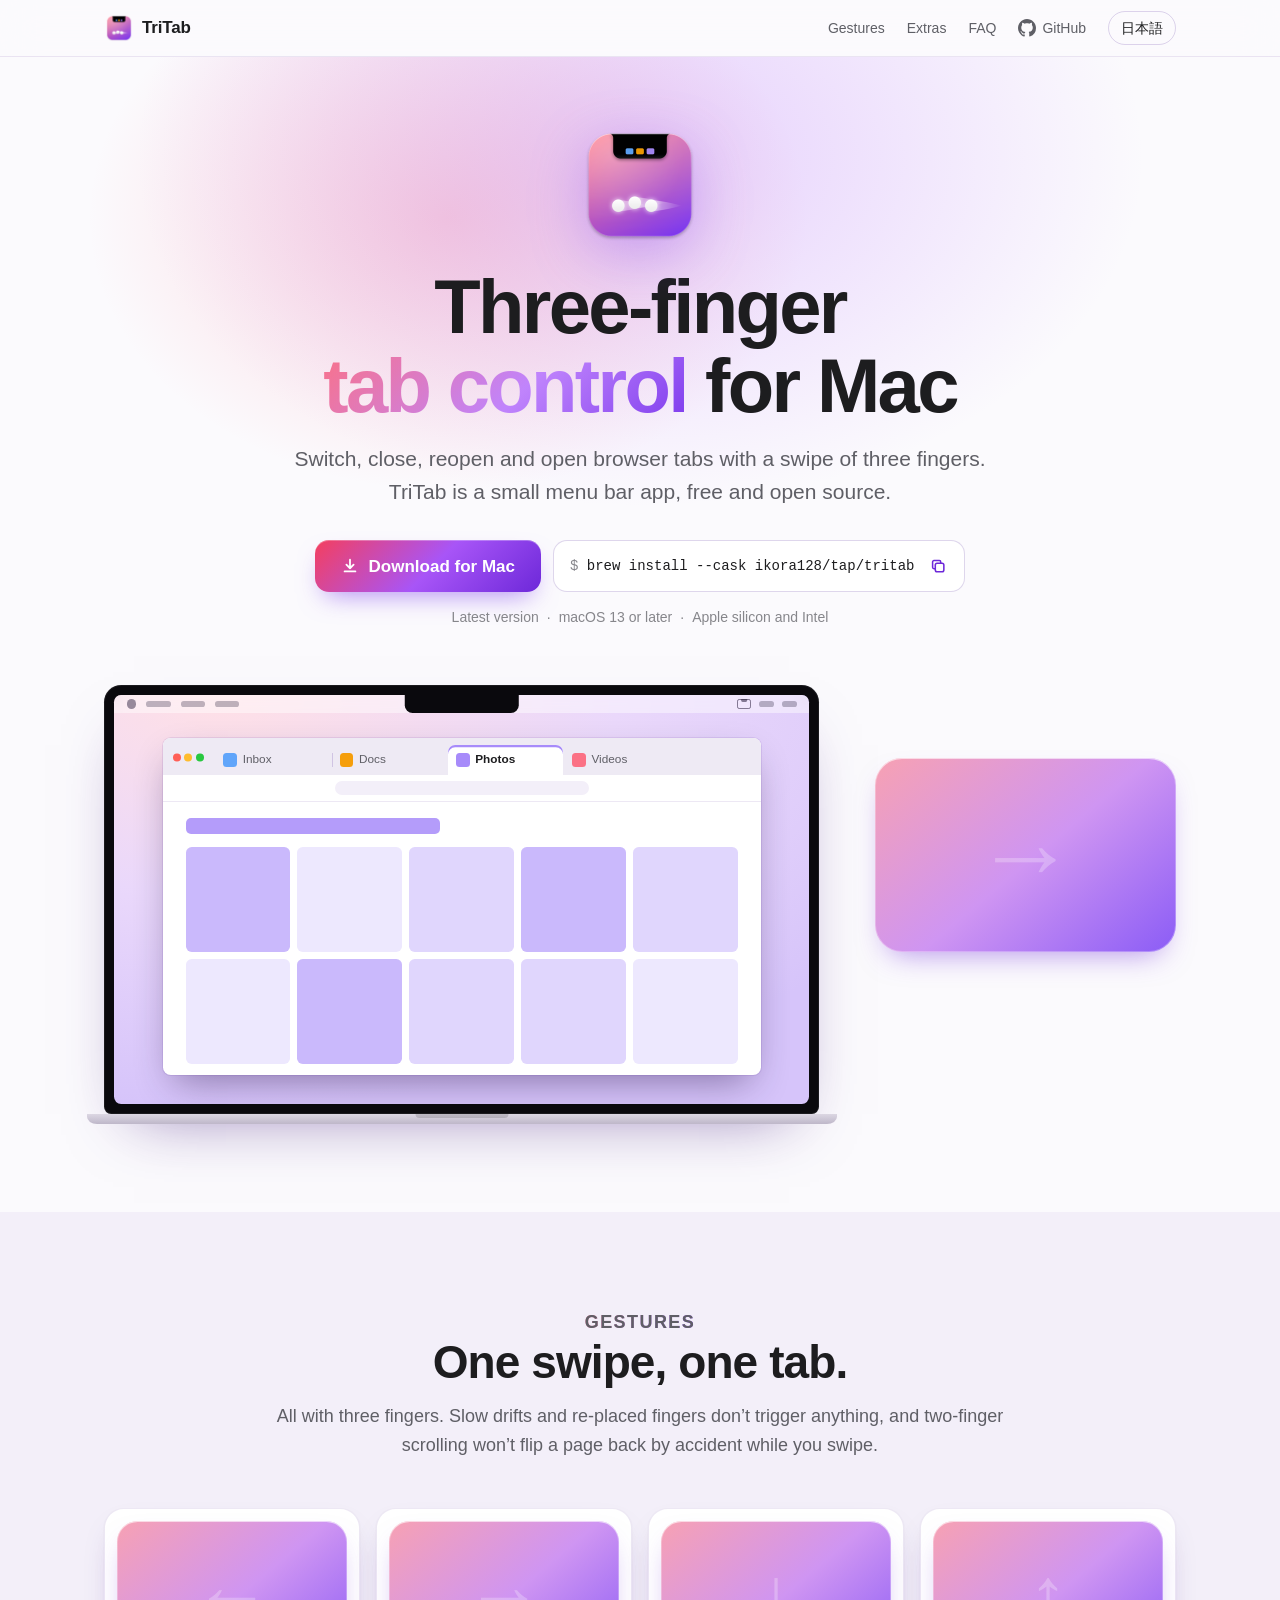
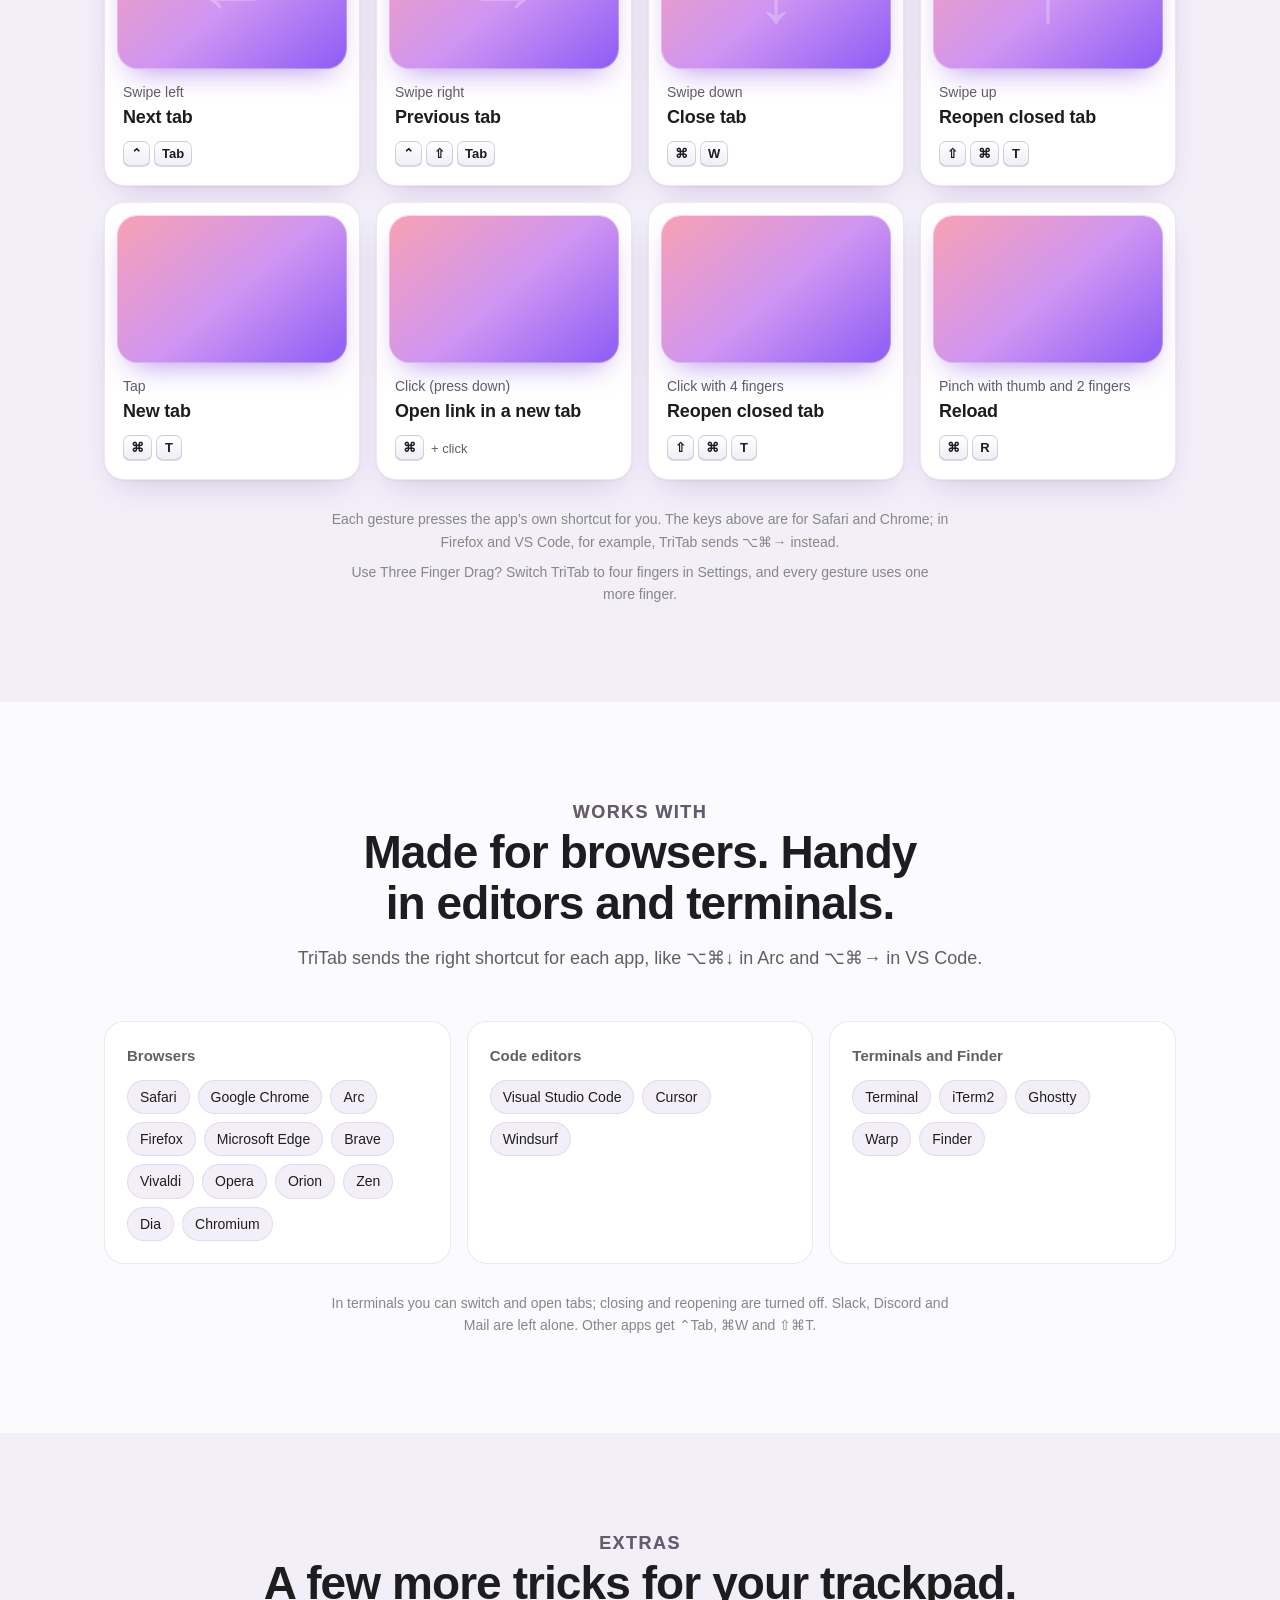
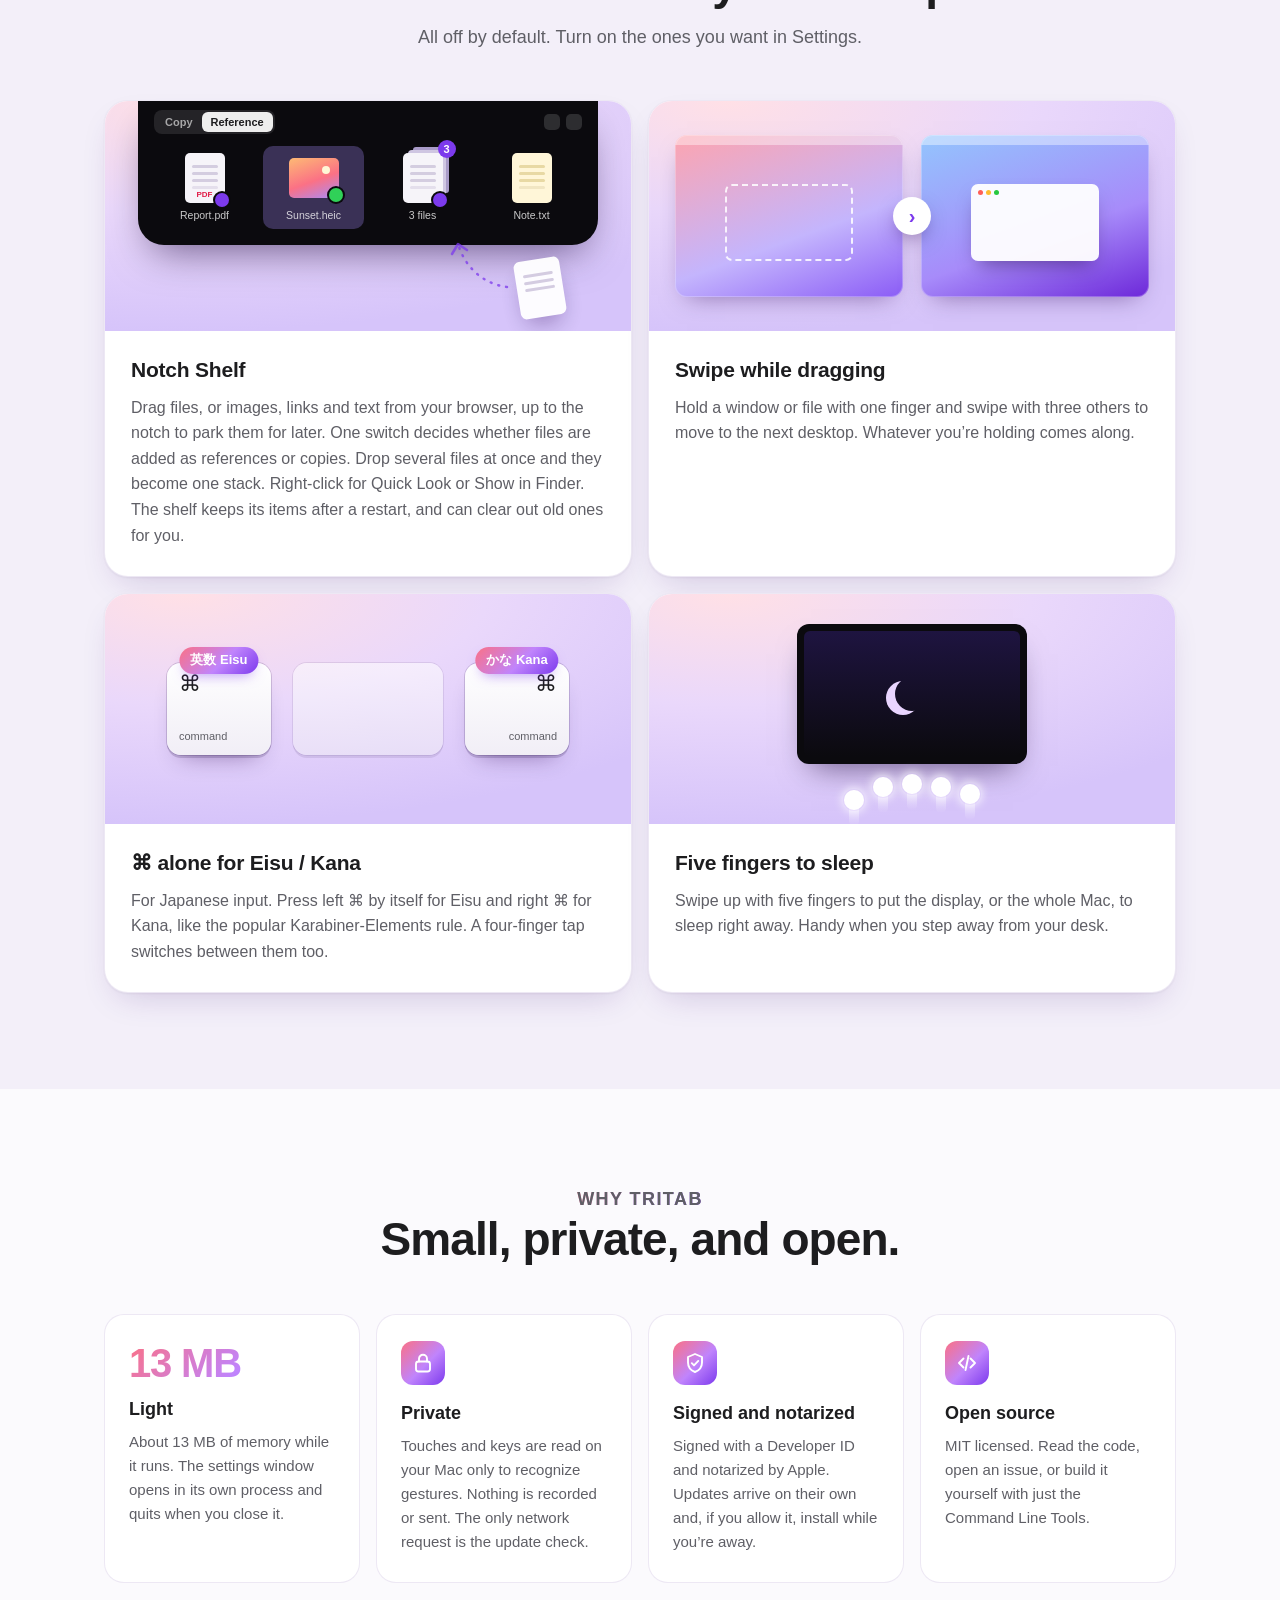
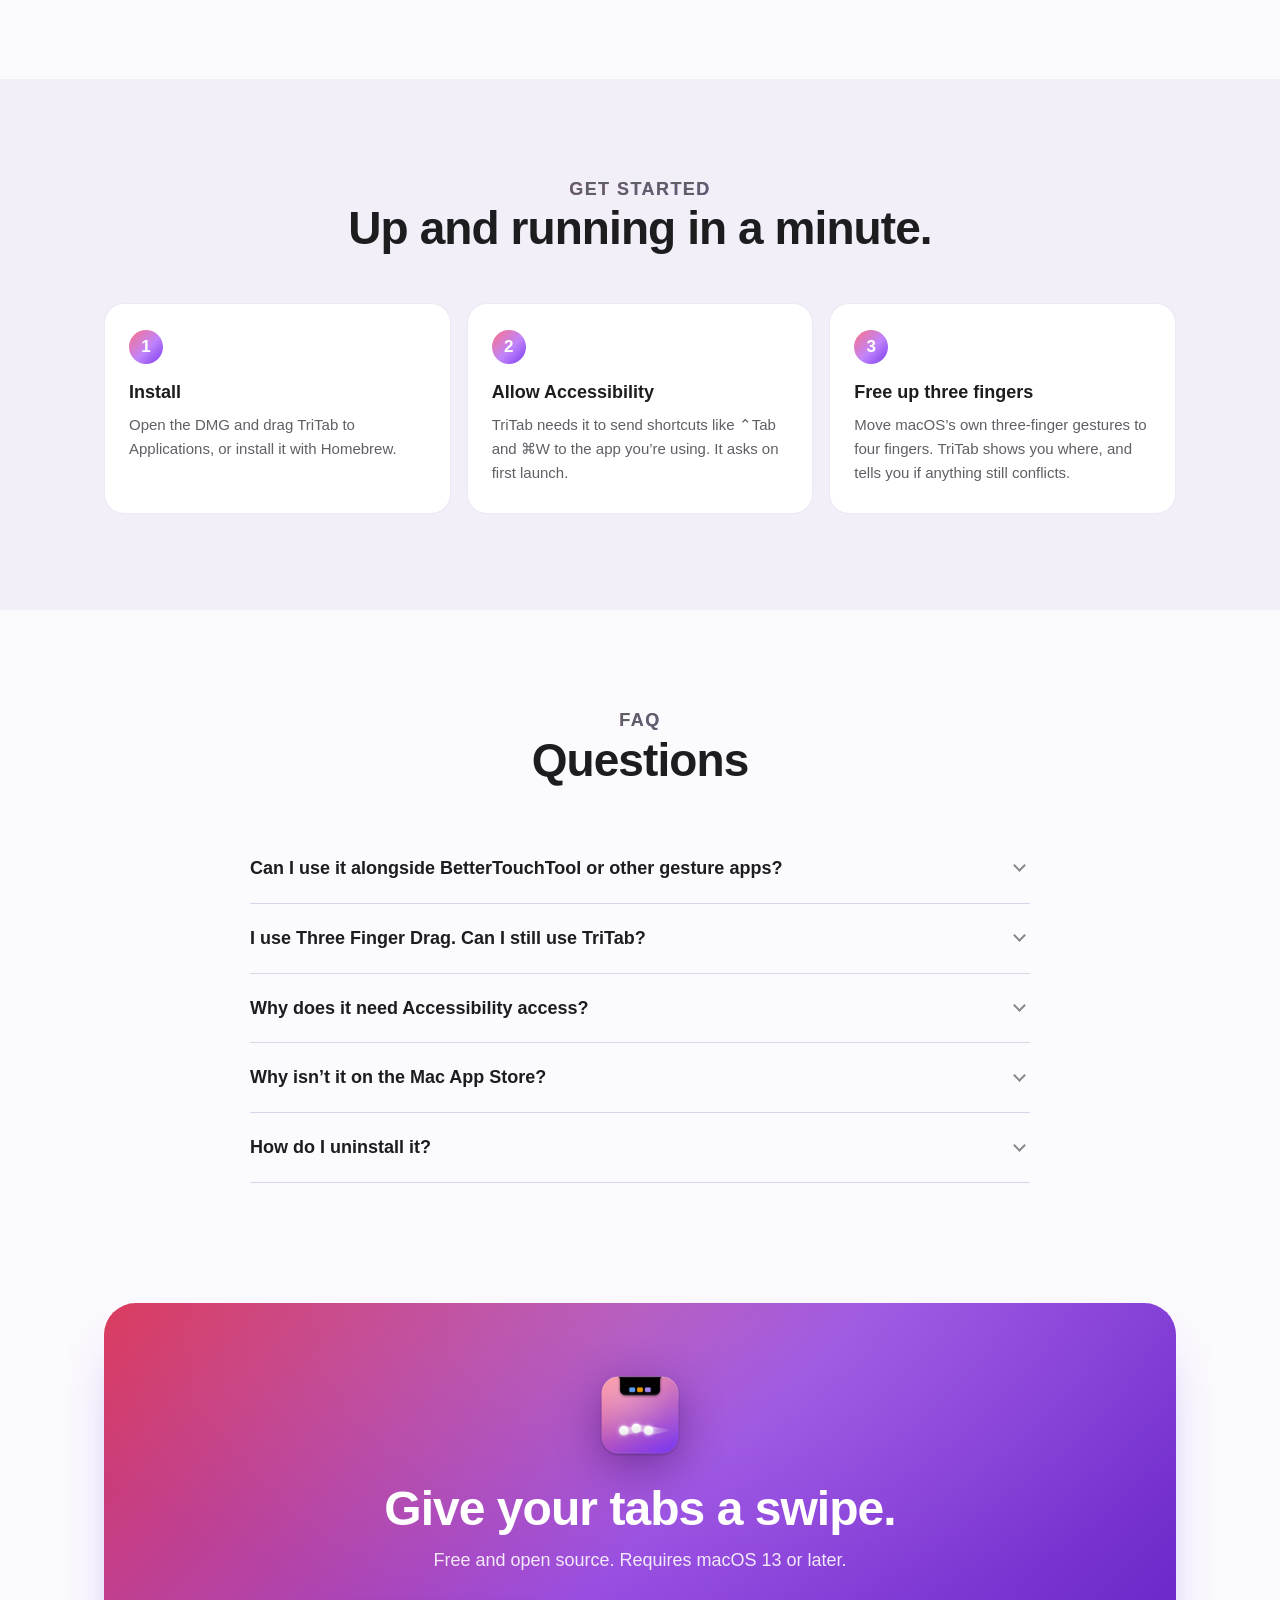
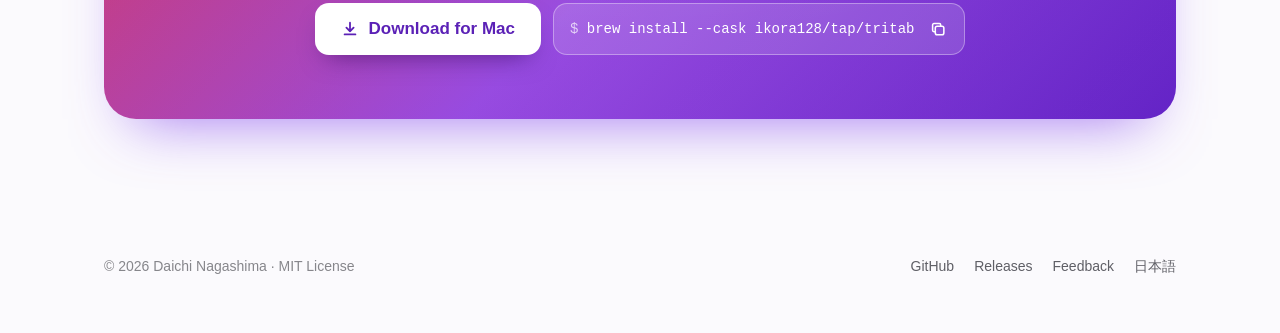
<file: site/index.html>
<!doctype html>
<html lang="en">
<head>
<meta charset="utf-8">
<meta name="viewport" content="width=device-width, initial-scale=1">
<title>TriTab – Three-finger tab control for Mac</title>
<meta name="description" content="TriTab is a free, open-source menu bar app for Mac. Switch, close, reopen and open browser tabs with three-finger trackpad gestures. About 13 MB, signed and notarized.">
<meta name="theme-color" content="#FBFAFD" media="(prefers-color-scheme: light)">
<meta name="theme-color" content="#0C0A11" media="(prefers-color-scheme: dark)">
<link rel="alternate" hreflang="en" href="./">
<link rel="alternate" hreflang="ja" href="ja/">
<link rel="icon" type="image/png" sizes="64x64" href="assets/icon-64.png">
<link rel="apple-touch-icon" href="assets/apple-touch-icon.png">
<meta property="og:type" content="website">
<meta property="og:site_name" content="TriTab">
<meta property="og:title" content="TriTab – Three-finger tab control for Mac">
<meta property="og:description" content="Switch, close, reopen and open browser tabs with three-finger trackpad gestures. Free and open source.">
<meta property="og:image" content="assets/og.png">
<meta property="og:locale" content="en_US">
<meta property="og:locale:alternate" content="ja_JP">
<meta name="twitter:card" content="summary_large_image">
<link rel="stylesheet" href="assets/style.css">
<script>
  // 日本語を優先している人は、はじめて来たときだけ日本語のページへ（言語を選び直したら、その選択を優先する）
  (function () {
    try { if (localStorage.getItem("tritab-lang")) return; } catch (e) {}
    var l = (navigator.languages && navigator.languages[0]) || navigator.language || "";
    if (/^ja\b/i.test(l)) location.replace("ja/" + location.hash);
  })();
</script>
<script src="assets/main.js" defer></script>
</head>
<body>

<header class="top">
  <div class="wrap">
    <a class="brand" href="./"><img src="assets/icon-64.png" width="30" height="30" alt="">TriTab</a>
    <nav class="nav" aria-label="Main">
      <a class="opt" href="#gestures">Gestures</a>
      <a class="opt" href="#extras">Extras</a>
      <a class="opt" href="#faq">FAQ</a>
      <a class="gh" href="https://github.com/iKora128/tritab"><svg viewBox="0 0 16 16" aria-hidden="true"><path d="M8 0C3.58 0 0 3.58 0 8c0 3.54 2.29 6.53 5.47 7.59.4.07.55-.17.55-.38 0-.19-.01-.82-.01-1.49-2.01.37-2.53-.49-2.69-.94-.09-.23-.48-.94-.82-1.13-.28-.15-.68-.52-.01-.53.63-.01 1.08.58 1.23.82.72 1.21 1.87.87 2.33.66.07-.52.28-.87.51-1.07-1.78-.2-3.64-.89-3.64-3.95 0-.87.31-1.59.82-2.15-.08-.2-.36-1.02.08-2.12 0 0 .67-.21 2.2.82.64-.18 1.32-.27 2-.27.68 0 1.36.09 2 .27 1.53-1.04 2.2-.82 2.2-.82.44 1.1.16 1.92.08 2.12.51.56.82 1.27.82 2.15 0 3.07-1.87 3.75-3.65 3.95.29.25.54.73.54 1.48 0 1.07-.01 1.93-.01 2.2 0 .21.15.46.55.38A8.01 8.01 0 0 0 16 8c0-4.42-3.58-8-8-8Z"/></svg><span class="opt">GitHub</span></a>
      <a class="lang" href="ja/" lang="ja" hreflang="ja" data-set-lang="ja">日本語</a>
    </nav>
  </div>
</header>

<main>

<section class="hero">
  <div class="wrap">
    <img class="hero-icon" src="assets/icon-256.png" width="128" height="128" alt="TriTab app icon">
    <h1>Three-finger <span class="grad nw">tab control</span> for Mac</h1>
    <p class="lead">Switch, close, reopen and open browser tabs with a swipe of three fingers. TriTab is a small menu bar app, free and open source.</p>
    <div class="cta">
      <a class="btn btn-main" data-download href="https://github.com/iKora128/tritab/releases/latest">
        <svg viewBox="0 0 20 20" aria-hidden="true"><path d="M10 3v9.5m0 0-4-4m4 4 4-4M4 16h12" fill="none" stroke="currentColor" stroke-width="2" stroke-linecap="round" stroke-linejoin="round"/></svg>
        Download for Mac
      </a>
      <button class="cmd" type="button" data-copy="brew install --cask ikora128/tap/tritab" aria-label="Copy the Homebrew command">
        <code>brew install --cask ikora128/tap/tritab</code>
        <span class="copy" aria-hidden="true">
          <svg class="cp" viewBox="0 0 20 20"><rect x="7" y="7" width="9.5" height="9.5" rx="2" fill="none" stroke="currentColor" stroke-width="1.7"/><path d="M13 7V5.5A1.5 1.5 0 0 0 11.5 4h-6A1.5 1.5 0 0 0 4 5.5v6A1.5 1.5 0 0 0 5.5 13H7" fill="none" stroke="currentColor" stroke-width="1.7"/></svg>
          <svg class="ok" viewBox="0 0 20 20"><path d="m5 10.5 3.2 3.2L15 7" fill="none" stroke="currentColor" stroke-width="2" stroke-linecap="round" stroke-linejoin="round"/></svg>
        </span>
      </button>
    </div>
    <p class="meta"><span data-version>Latest version</span><span>macOS&nbsp;13 or later</span><span>Apple silicon and Intel</span></p>

    <div class="demo" id="demo" aria-hidden="true">
      <div class="laptop">
      <div class="screen">
        <div class="display">
          <div class="menubar"><i></i><i></i><i></i><i></i><span class="right"><span class="tri"></span><i></i><i></i></span></div>
          <div class="notch"></div>
          <div class="win" style="--c:#60A5FA">
            <div class="bar">
              <span class="lights"><i></i><i></i><i></i></span>
              <div class="tabs" data-new-title="New Tab">
                <div class="tab on" style="--c:#60A5FA" data-layout="list"><i class="fav"></i><span>Inbox</span></div>
                <div class="tab" style="--c:#F59E0B" data-layout="doc"><i class="fav"></i><span>Docs</span></div>
                <div class="tab" style="--c:#A78BFA" data-layout="photos"><i class="fav"></i><span>Photos</span></div>
                <div class="tab" style="--c:#FB7185" data-layout="video"><i class="fav"></i><span>Videos</span></div>
              </div>
            </div>
            <div class="addr"><i></i></div>
            <div class="page" data-layout="list">
              <div class="load"></div>
              <div class="view v-list">
                <div class="ttl"></div>
                <div class="row"><i class="av"></i><div><div class="sk w50"></div><div class="sk w85"></div></div></div>
                <div class="row"><i class="av"></i><div><div class="sk w70"></div><div class="sk w85"></div></div></div>
                <div class="row"><i class="av"></i><div><div class="sk w50"></div><div class="sk w70"></div></div></div>
                <div class="row"><i class="av"></i><div><div class="sk w70"></div><div class="sk w85"></div></div></div>
              </div>
              <div class="view v-doc">
                <div class="ttl"></div>
                <div class="cols">
                  <div><div class="sk"></div><div class="sk w85"></div><div class="sk"></div><div class="sk w70"></div><div class="sk"></div><div class="sk w50"></div></div>
                  <div class="pic"></div>
                </div>
              </div>
              <div class="view v-photos">
                <div class="ttl"></div>
                <div class="grid"><i></i><i></i><i></i><i></i><i></i><i></i><i></i><i></i><i></i><i></i></div>
              </div>
              <div class="view v-video">
                <div class="player"><b></b></div>
                <div class="sk w70"></div><div class="sk w50"></div>
              </div>
              <div class="view v-new">
                <div class="search"></div>
                <div class="favs"><i style="--c:#60A5FA"></i><i style="--c:#F59E0B"></i><i style="--c:#A78BFA"></i><i style="--c:#FB7185"></i><i style="--c:#30D158"></i><i style="--c:#C084FC"></i></div>
              </div>
            </div>
          </div>
          <div class="hud"><span class="hud-keys"></span><span class="hud-what"></span></div>
        </div>
      </div>
        <div class="base"></div>
      </div>
      <div class="below">
        <div class="pad big" data-g="left">
          <div class="fingers"><span class="f f1"><i class="t"></i></span><span class="f f2"><i class="t"></i></span><span class="f f3"><i class="t"></i></span><span class="f f4"><i class="t"></i></span></div>
        </div>
        <p class="caption"><b>Swipe left</b><span class="arr">→</span><span>Next tab</span></p>
      </div>
    </div>
  </div>
</section>

<section id="gestures" class="alt">
  <div class="wrap">
    <div class="sec-head">
      <p class="eyebrow">Gestures</p>
      <h2>One swipe, one tab.</h2>
      <p>All with three fingers. Slow drifts and re-placed fingers don’t trigger anything, and two-finger scrolling won’t flip a page back by accident while you swipe.</p>
    </div>
    <div class="gestures">
      <div class="g"><div class="pad" data-g="left"><div class="fingers"><span class="f f1"><i class="t"></i></span><span class="f f2"><i class="t"></i></span><span class="f f3"><i class="t"></i></span></div></div><p class="how">Swipe left</p><h3>Next tab</h3><p class="sc"><kbd>⌃</kbd><kbd>Tab</kbd></p></div>
      <div class="g"><div class="pad" data-g="right"><div class="fingers"><span class="f f1"><i class="t"></i></span><span class="f f2"><i class="t"></i></span><span class="f f3"><i class="t"></i></span></div></div><p class="how">Swipe right</p><h3>Previous tab</h3><p class="sc"><kbd>⌃</kbd><kbd>⇧</kbd><kbd>Tab</kbd></p></div>
      <div class="g"><div class="pad" data-g="down"><div class="fingers"><span class="f f1"><i class="t"></i></span><span class="f f2"><i class="t"></i></span><span class="f f3"><i class="t"></i></span></div></div><p class="how">Swipe down</p><h3>Close tab</h3><p class="sc"><kbd>⌘</kbd><kbd>W</kbd></p></div>
      <div class="g"><div class="pad" data-g="up"><div class="fingers"><span class="f f1"><i class="t"></i></span><span class="f f2"><i class="t"></i></span><span class="f f3"><i class="t"></i></span></div></div><p class="how">Swipe up</p><h3>Reopen closed tab</h3><p class="sc"><kbd>⇧</kbd><kbd>⌘</kbd><kbd>T</kbd></p></div>
      <div class="g"><div class="pad" data-g="tap"><div class="fingers"><span class="f f1"><i class="t"></i></span><span class="f f2"><i class="t"></i></span><span class="f f3"><i class="t"></i></span></div></div><p class="how">Tap</p><h3>New tab</h3><p class="sc"><kbd>⌘</kbd><kbd>T</kbd></p></div>
      <div class="g"><div class="pad" data-g="click"><div class="fingers"><span class="f f1"><i class="t"></i></span><span class="f f2"><i class="t"></i></span><span class="f f3"><i class="t"></i></span></div></div><p class="how">Click (press down)</p><h3>Open link in a new tab</h3><p class="sc"><kbd>⌘</kbd><span>+ click</span></p></div>
      <div class="g"><div class="pad" data-g="click4"><div class="fingers"><span class="f f1"><i class="t"></i></span><span class="f f2"><i class="t"></i></span><span class="f f3"><i class="t"></i></span><span class="f f4"><i class="t"></i></span></div></div><p class="how">Click with 4 fingers</p><h3>Reopen closed tab</h3><p class="sc"><kbd>⇧</kbd><kbd>⌘</kbd><kbd>T</kbd></p></div>
      <div class="g"><div class="pad" data-g="pinch"><div class="fingers"><span class="f f1"><i class="t"></i></span><span class="f f2"><i class="t"></i></span><span class="f f3"><i class="t"></i></span></div></div><p class="how">Pinch with thumb and 2 fingers</p><h3>Reload</h3><p class="sc"><kbd>⌘</kbd><kbd>R</kbd></p></div>
    </div>
    <p class="fine">Each gesture presses the app’s own shortcut for you. The keys above are for Safari and Chrome; in Firefox and VS Code, for example, TriTab sends ⌥⌘→ instead.</p>
    <p class="fine">Use Three Finger Drag? Switch TriTab to four fingers in Settings, and every gesture uses one more finger.</p>
  </div>
</section>

<section id="apps">
  <div class="wrap">
    <div class="sec-head">
      <p class="eyebrow">Works with</p>
      <h2>Made for browsers. Handy in editors and terminals.</h2>
      <p>TriTab sends the right shortcut for each app, like ⌥⌘↓ in Arc and ⌥⌘→ in VS Code.</p>
    </div>
    <div class="apps">
      <div class="app-group">
        <h3>Browsers</h3>
        <ul class="chips"><li>Safari</li><li>Google Chrome</li><li>Arc</li><li>Firefox</li><li>Microsoft Edge</li><li>Brave</li><li>Vivaldi</li><li>Opera</li><li>Orion</li><li>Zen</li><li>Dia</li><li>Chromium</li></ul>
      </div>
      <div class="app-group">
        <h3>Code editors</h3>
        <ul class="chips"><li>Visual Studio Code</li><li>Cursor</li><li>Windsurf</li></ul>
      </div>
      <div class="app-group">
        <h3>Terminals and Finder</h3>
        <ul class="chips"><li>Terminal</li><li>iTerm2</li><li>Ghostty</li><li>Warp</li><li>Finder</li></ul>
      </div>
    </div>
    <p class="fine">In terminals you can switch and open tabs; closing and reopening are turned off. Slack, Discord and Mail are left alone. Other apps get ⌃Tab, ⌘W and ⇧⌘T.</p>
  </div>
</section>

<section id="extras" class="alt">
  <div class="wrap">
    <div class="sec-head">
      <p class="eyebrow">Extras</p>
      <h2>A few more tricks for your trackpad.</h2>
      <p>All off by default. Turn on the ones you want in Settings.</p>
    </div>
    <div class="extras">
      <article class="x">
        <div class="ill" aria-hidden="true">
          <div class="shelf">
            <div class="shelf-top"><span class="seg"><b>Copy</b><b class="on">Reference</b></span><span class="shelf-btns"><i></i><i></i></span></div>
            <div class="shelf-items">
              <div class="it"><div class="th doc"><i class="badge"></i></div><span>Report.pdf</span></div>
              <div class="it sel"><div class="th img"><i class="badge copy"></i></div><span>Sunset.heic</span></div>
              <div class="it"><div class="th stack"><em>3</em><i class="badge"></i></div><span>3 files</span></div>
              <div class="it"><div class="th note"></div><span>Note.txt</span></div>
            </div>
          </div>
          <svg class="drag-arrow" viewBox="0 0 64 56" fill="none"><path d="M60 52C44 50 22 40 12 12" stroke="currentColor" stroke-width="2.5" stroke-linecap="round" stroke-dasharray="1 7"/><path d="M5 19 11 9l9 6" stroke="currentColor" stroke-width="2.5" stroke-linecap="round" stroke-linejoin="round"/></svg>
          <div class="drag"></div>
        </div>
        <div class="body">
          <h3>Notch Shelf</h3>
          <p>Drag files, or images, links and text from your browser, up to the notch to park them for later. One switch decides whether files are added as references or copies. Drop several files at once and they become one stack. Right-click for Quick Look or Show in Finder. The shelf keeps its items after a restart, and can clear out old ones for you.</p>
        </div>
      </article>
      <article class="x">
        <div class="ill" aria-hidden="true">
          <div class="desks">
            <div class="desk d1"><div class="mini-win ghost"></div></div>
            <div class="desk d2"><div class="mini-win"></div></div>
          </div>
          <span class="hop">›</span>
        </div>
        <div class="body">
          <h3>Swipe while dragging</h3>
          <p>Hold a window or file with one finger and swipe with three others to move to the next desktop. Whatever you’re holding comes along.</p>
        </div>
      </article>
      <article class="x">
        <div class="ill" aria-hidden="true">
          <div class="keys">
            <div class="key"><div class="sym">⌘</div><div class="nm">command</div><em>英数 Eisu</em></div>
            <div class="spacebar"></div>
            <div class="key r"><div class="sym">⌘</div><div class="nm">command</div><em>かな Kana</em></div>
          </div>
        </div>
        <div class="body">
          <h3>⌘ alone for Eisu / Kana</h3>
          <p>For Japanese input. Press left ⌘ by itself for Eisu and right ⌘ for Kana, like the popular Karabiner-Elements rule. A four-finger tap switches between them too.</p>
        </div>
      </article>
      <article class="x">
        <div class="ill" aria-hidden="true">
          <div class="mon"><div class="mon-screen"><span class="moon"></span></div></div>
          <div class="five"><i></i><i></i><i></i><i></i><i></i></div>
        </div>
        <div class="body">
          <h3>Five fingers to sleep</h3>
          <p>Swipe up with five fingers to put the display, or the whole Mac, to sleep right away. Handy when you step away from your desk.</p>
        </div>
      </article>
    </div>
  </div>
</section>

<section id="why">
  <div class="wrap">
    <div class="sec-head">
      <p class="eyebrow">Why TriTab</p>
      <h2>Small, private, and open.</h2>
    </div>
    <div class="values">
      <div class="v">
        <div class="big grad">13&nbsp;MB</div>
        <h3>Light</h3>
        <p>About 13&nbsp;MB of memory while it runs. The settings window opens in its own process and quits when you close it.</p>
      </div>
      <div class="v">
        <div class="ico"><svg viewBox="0 0 24 24" fill="none" stroke="currentColor" stroke-width="1.9" stroke-linecap="round" stroke-linejoin="round" aria-hidden="true"><rect x="5" y="10.5" width="14" height="10" rx="2.5"/><path d="M8 10.5V7.8a4 4 0 0 1 8 0v2.7"/></svg></div>
        <h3>Private</h3>
        <p>Touches and keys are read on your Mac only to recognize gestures. Nothing is recorded or sent. The only network request is the update check.</p>
      </div>
      <div class="v">
        <div class="ico"><svg viewBox="0 0 24 24" fill="none" stroke="currentColor" stroke-width="1.9" stroke-linecap="round" stroke-linejoin="round" aria-hidden="true"><path d="M12 3 19 6v5.5c0 4.3-2.9 7.9-7 9.5-4.1-1.6-7-5.2-7-9.5V6l7-3Z"/><path d="m8.8 12.2 2.2 2.2 4.3-4.5"/></svg></div>
        <h3>Signed and notarized</h3>
        <p>Signed with a Developer ID and notarized by Apple. Updates arrive on their own and, if you allow it, install while you’re away.</p>
      </div>
      <div class="v">
        <div class="ico"><svg viewBox="0 0 24 24" fill="none" stroke="currentColor" stroke-width="1.9" stroke-linecap="round" stroke-linejoin="round" aria-hidden="true"><path d="M8.5 7.5 4 12l4.5 4.5M15.5 7.5 20 12l-4.5 4.5M13.5 5l-3 14"/></svg></div>
        <h3>Open source</h3>
        <p>MIT licensed. Read the code, open an issue, or build it yourself with just the Command Line Tools.</p>
      </div>
    </div>
  </div>
</section>

<section id="start" class="alt">
  <div class="wrap">
    <div class="sec-head">
      <p class="eyebrow">Get started</p>
      <h2>Up and running in a minute.</h2>
    </div>
    <ol class="steps">
      <li><span class="n">1</span><h3>Install</h3><p>Open the DMG and drag TriTab to Applications, or install it with Homebrew.</p></li>
      <li><span class="n">2</span><h3>Allow Accessibility</h3><p>TriTab needs it to send shortcuts like ⌃Tab and ⌘W to the app you’re using. It asks on first launch.</p></li>
      <li><span class="n">3</span><h3>Free up three fingers</h3><p>Move macOS’s own three-finger gestures to four fingers. TriTab shows you where, and tells you if anything still conflicts.</p></li>
    </ol>
  </div>
</section>

<section id="faq">
  <div class="wrap">
    <div class="sec-head">
      <p class="eyebrow">FAQ</p>
      <h2>Questions</h2>
    </div>
    <div class="faq">
      <details>
        <summary>Can I use it alongside BetterTouchTool or other gesture apps?</summary>
        <p>Yes. If the same gesture is set up in both, though, both will act on it, so turn it off in one of them. TriTab tells you when macOS’s own trackpad gestures overlap with its own.</p>
      </details>
      <details>
        <summary>I use Three Finger Drag. Can I still use TriTab?</summary>
        <p>Yes. Switch TriTab to four fingers in Settings. Every gesture then uses one more finger.</p>
      </details>
      <details>
        <summary>Why does it need Accessibility access?</summary>
        <p>To send keyboard shortcuts such as ⌃Tab and ⌘W to the app in front, and to notice clicks and the ⌘ key. What it reads never leaves your Mac.</p>
      </details>
      <details>
        <summary>Why isn’t it on the Mac App Store?</summary>
        <p>TriTab reads the trackpad through a private macOS framework, which the App Store doesn’t allow. The download is signed with a Developer ID and notarized by Apple.</p>
      </details>
      <details>
        <summary>How do I uninstall it?</summary>
        <p>Quit TriTab from its menu bar icon and move it to the Trash. If you installed it with Homebrew, run <code>brew uninstall --cask tritab</code> (add <code>--zap</code> to remove its settings too).</p>
      </details>
    </div>
  </div>
</section>

<section class="final">
  <div class="wrap">
    <div class="final-card">
      <img src="assets/icon-256.png" width="96" height="96" alt="">
      <h2>Give your tabs a swipe.</h2>
      <p>Free and open source. Requires macOS&nbsp;13 or later.</p>
      <div class="cta">
        <a class="btn btn-light" data-download href="https://github.com/iKora128/tritab/releases/latest">
          <svg viewBox="0 0 20 20" aria-hidden="true"><path d="M10 3v9.5m0 0-4-4m4 4 4-4M4 16h12" fill="none" stroke="currentColor" stroke-width="2" stroke-linecap="round" stroke-linejoin="round"/></svg>
          Download for Mac
        </a>
        <button class="cmd" type="button" data-copy="brew install --cask ikora128/tap/tritab" aria-label="Copy the Homebrew command">
          <code>brew install --cask ikora128/tap/tritab</code>
          <span class="copy" aria-hidden="true">
            <svg class="cp" viewBox="0 0 20 20"><rect x="7" y="7" width="9.5" height="9.5" rx="2" fill="none" stroke="currentColor" stroke-width="1.7"/><path d="M13 7V5.5A1.5 1.5 0 0 0 11.5 4h-6A1.5 1.5 0 0 0 4 5.5v6A1.5 1.5 0 0 0 5.5 13H7" fill="none" stroke="currentColor" stroke-width="1.7"/></svg>
            <svg class="ok" viewBox="0 0 20 20"><path d="m5 10.5 3.2 3.2L15 7" fill="none" stroke="currentColor" stroke-width="2" stroke-linecap="round" stroke-linejoin="round"/></svg>
          </span>
        </button>
      </div>
    </div>
  </div>
</section>

</main>

<footer class="foot">
  <div class="wrap">
    <p>© 2026 Daichi Nagashima · MIT License</p>
    <nav aria-label="Footer">
      <a href="https://github.com/iKora128/tritab">GitHub</a>
      <a href="https://github.com/iKora128/tritab/releases">Releases</a>
      <a href="https://github.com/iKora128/tritab/issues">Feedback</a>
      <a href="ja/" lang="ja" hreflang="ja" data-set-lang="ja">日本語</a>
    </nav>
  </div>
</footer>

</body>
</html>
</file>
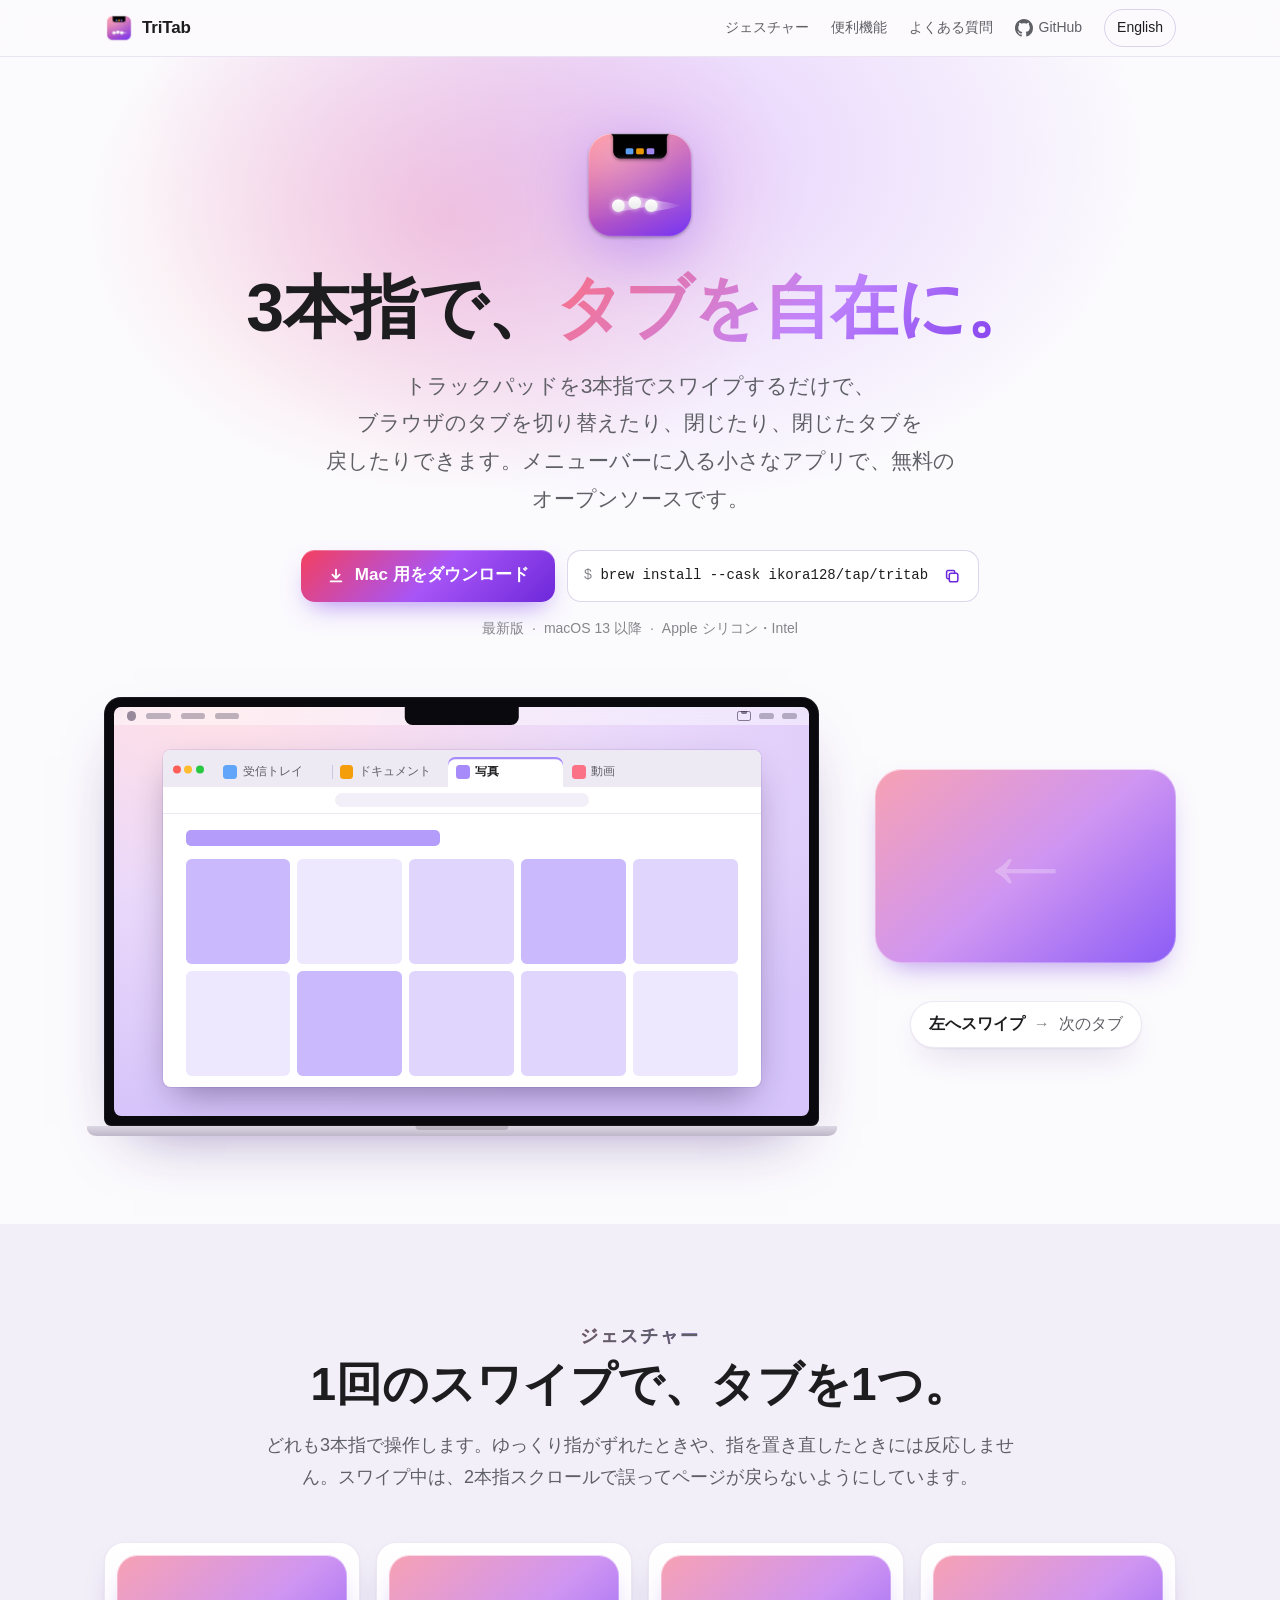
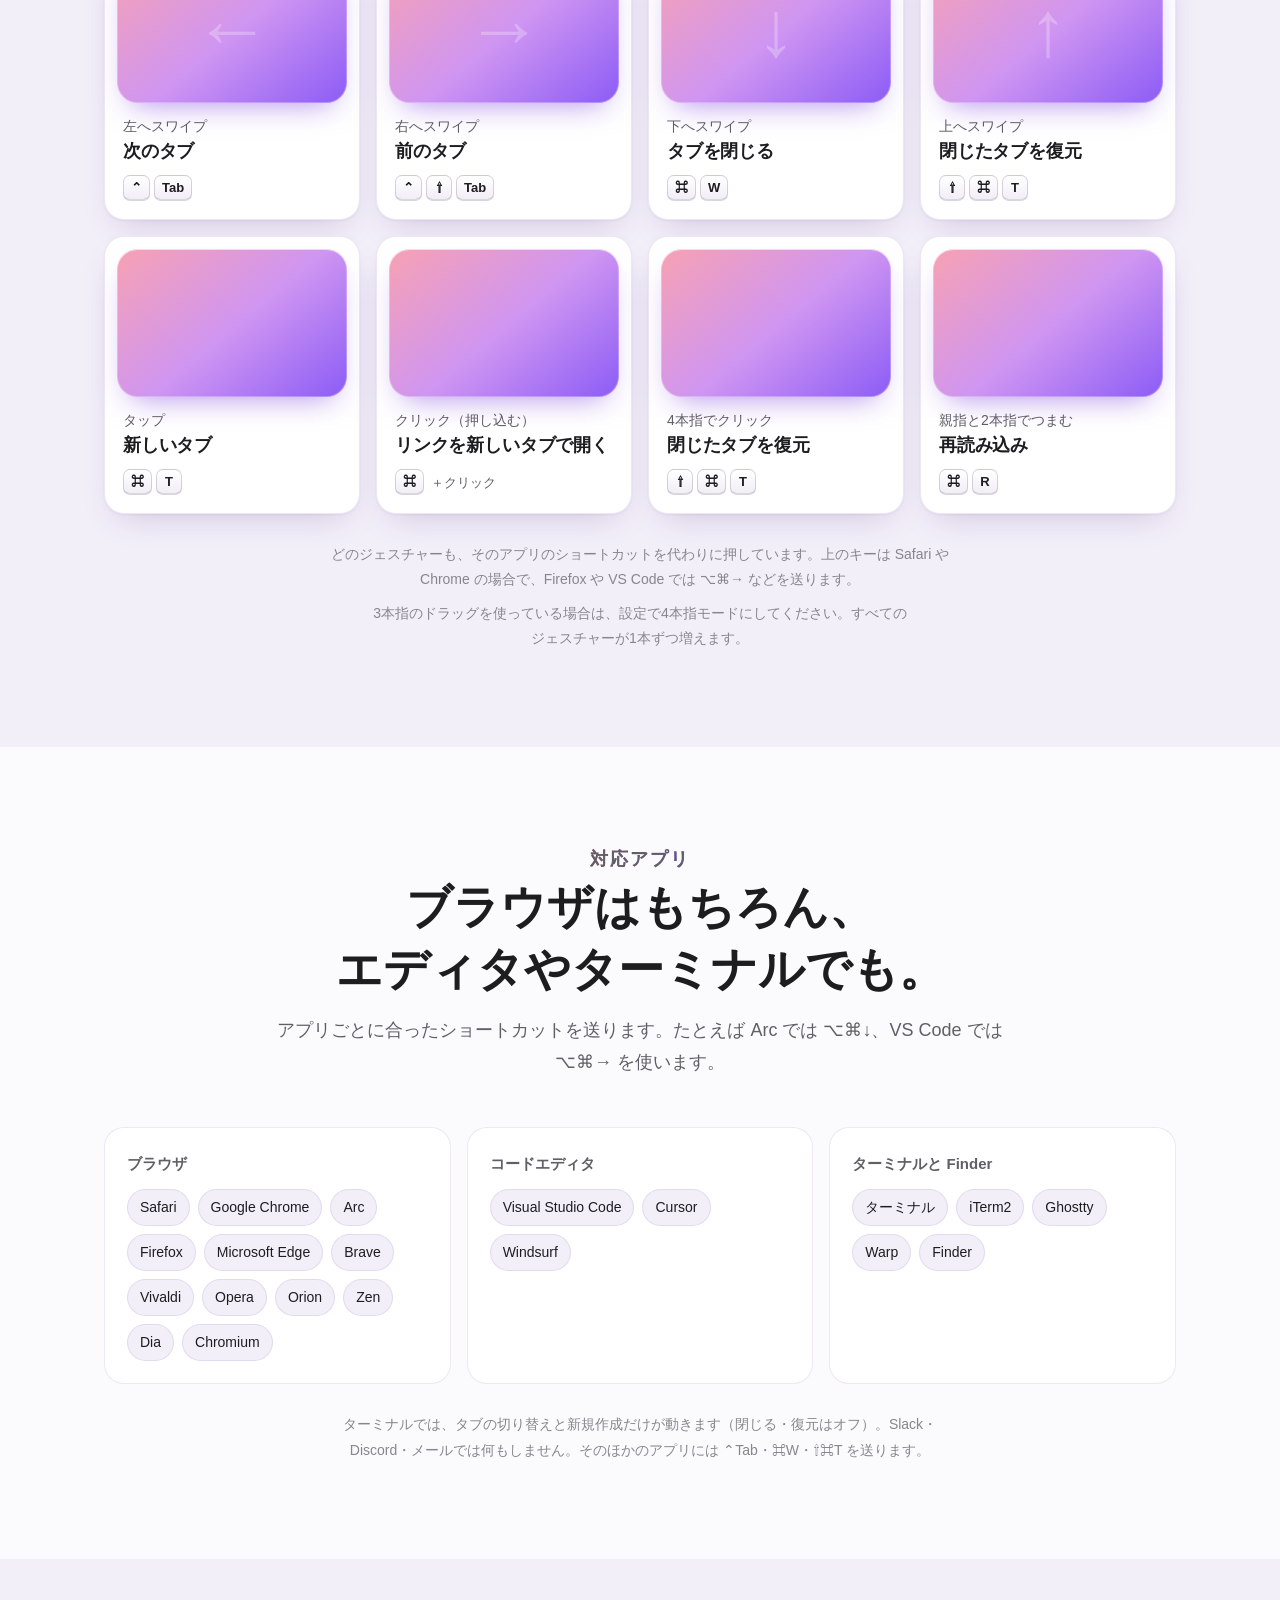
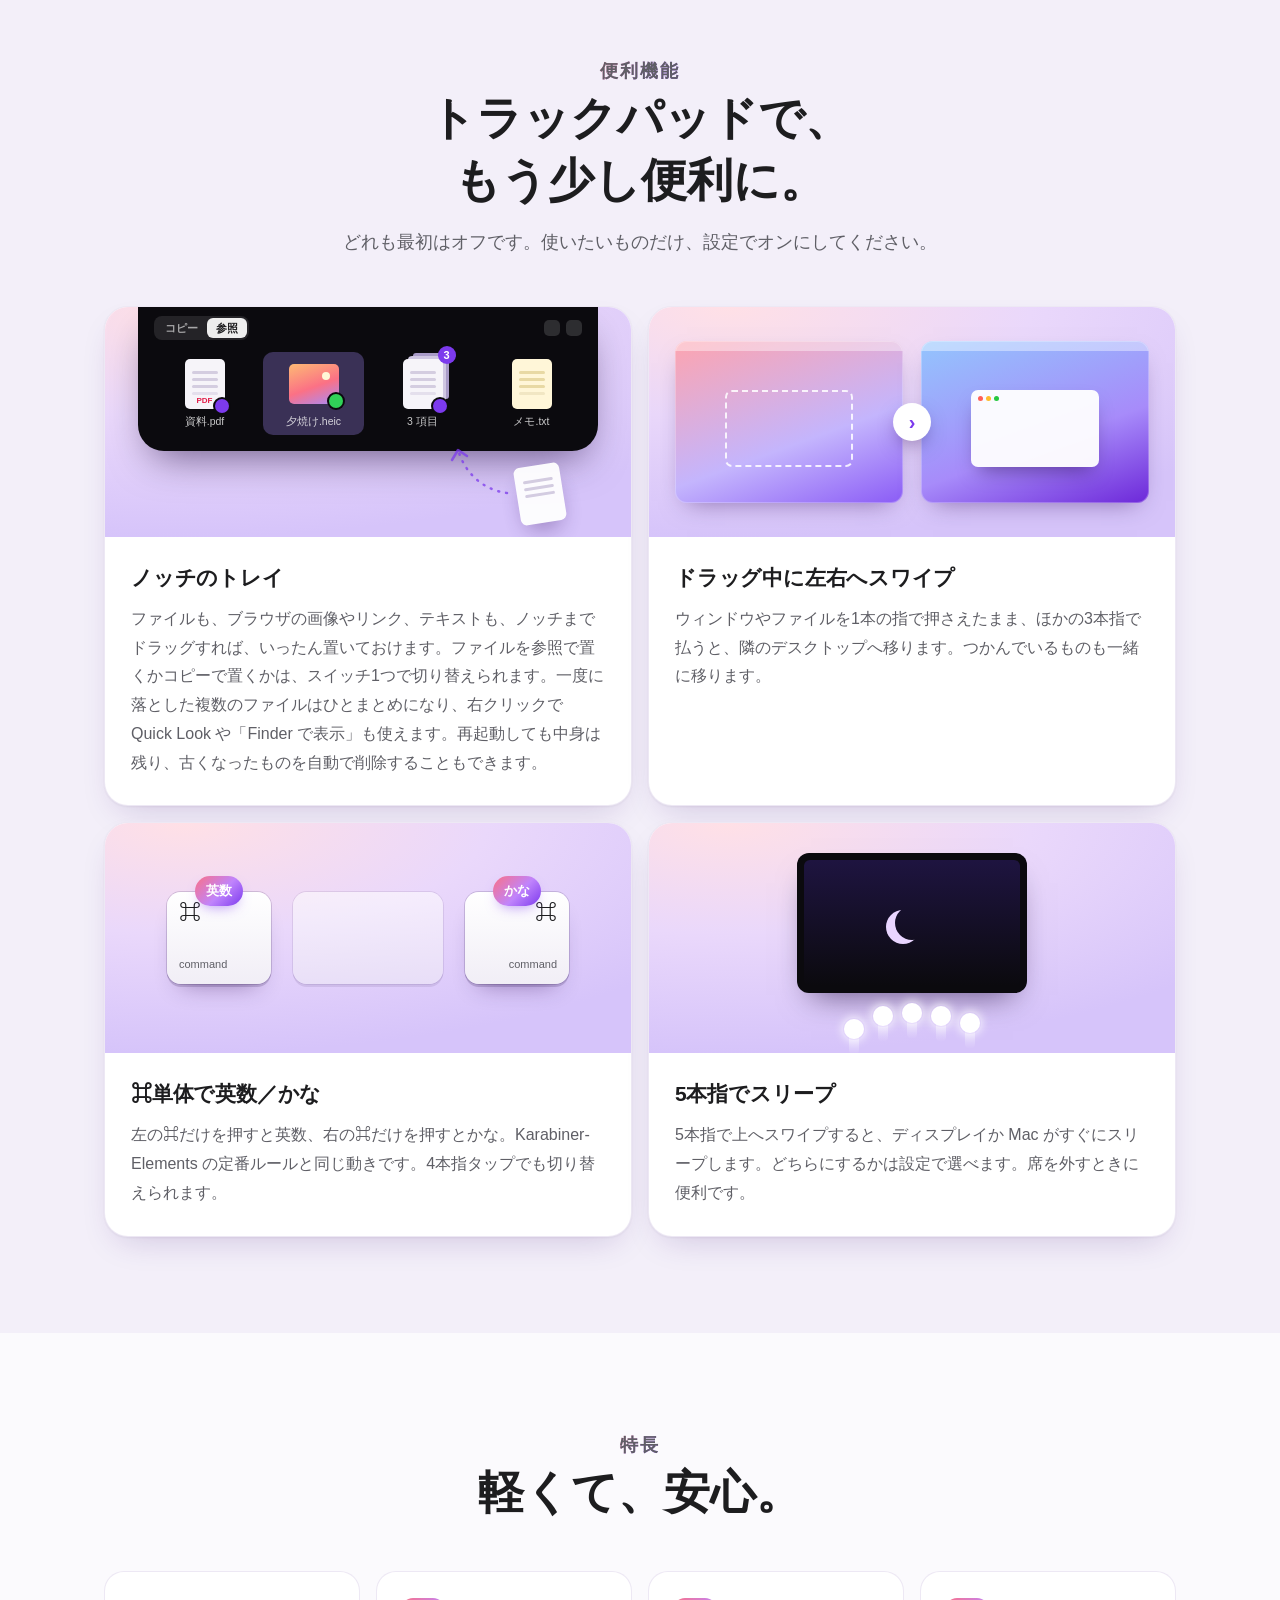
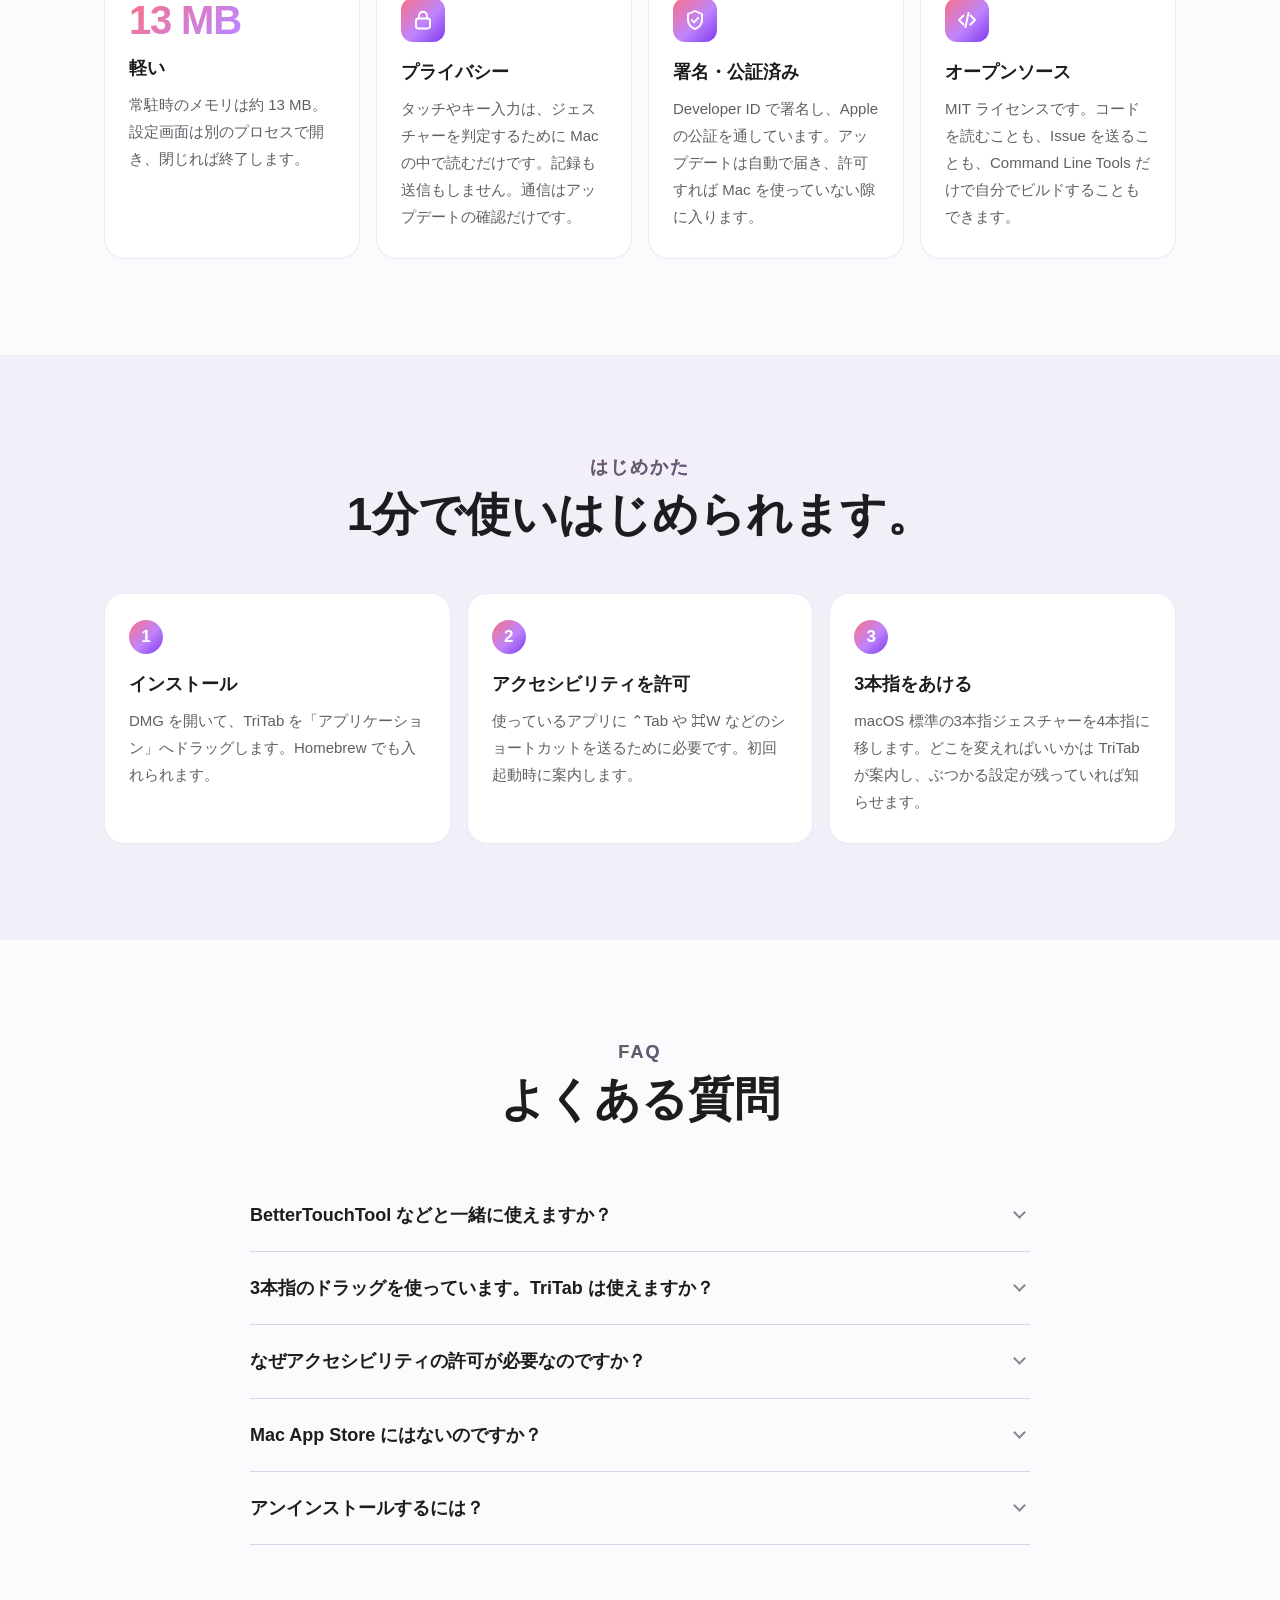
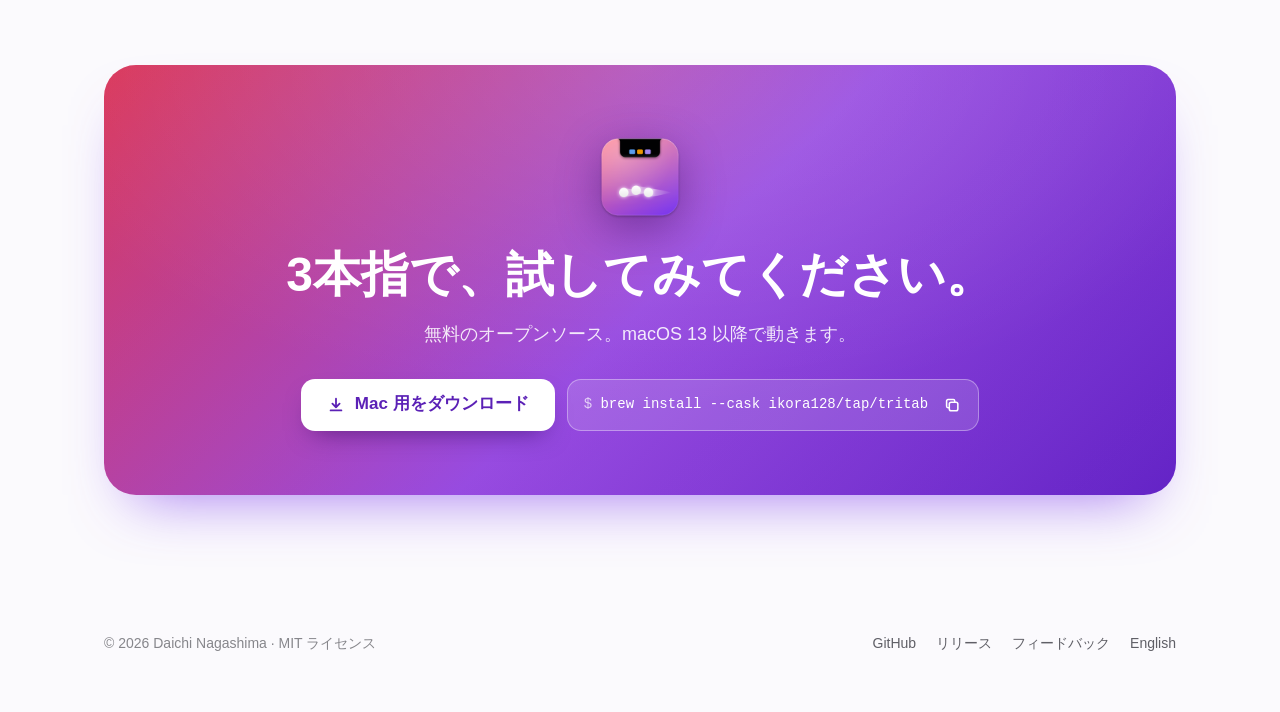
<file: site/ja/index.html>
<!doctype html>
<html lang="ja">
<head>
<meta charset="utf-8">
<meta name="viewport" content="width=device-width, initial-scale=1">
<title>TriTab｜3本指で、タブを自在に。</title>
<meta name="description" content="TriTab は、トラックパッドの3本指ジェスチャーでブラウザのタブを切り替えたり、閉じたり、復元したりできる Mac のメニューバーアプリです。無料のオープンソース。常駐メモリは約 13 MB、署名・公証済み。">
<meta name="theme-color" content="#FBFAFD" media="(prefers-color-scheme: light)">
<meta name="theme-color" content="#0C0A11" media="(prefers-color-scheme: dark)">
<link rel="alternate" hreflang="en" href="../">
<link rel="alternate" hreflang="ja" href="./">
<link rel="icon" type="image/png" sizes="64x64" href="../assets/icon-64.png">
<link rel="apple-touch-icon" href="../assets/apple-touch-icon.png">
<meta property="og:type" content="website">
<meta property="og:site_name" content="TriTab">
<meta property="og:title" content="TriTab｜3本指で、タブを自在に。">
<meta property="og:description" content="3本指のスワイプで、ブラウザのタブを切り替え、閉じ、復元。Mac 用の無料のオープンソースアプリです。">
<meta property="og:image" content="../assets/og.png">
<meta property="og:locale" content="ja_JP">
<meta property="og:locale:alternate" content="en_US">
<meta name="twitter:card" content="summary_large_image">
<link rel="stylesheet" href="../assets/style.css">
<script src="../assets/main.js" defer></script>
</head>
<body>

<header class="top">
  <div class="wrap">
    <a class="brand" href="./"><img src="../assets/icon-64.png" width="30" height="30" alt="">TriTab</a>
    <nav class="nav" aria-label="メイン">
      <a class="opt" href="#gestures">ジェスチャー</a>
      <a class="opt" href="#extras">便利機能</a>
      <a class="opt" href="#faq">よくある質問</a>
      <a class="gh" href="https://github.com/iKora128/tritab"><svg viewBox="0 0 16 16" aria-hidden="true"><path d="M8 0C3.58 0 0 3.58 0 8c0 3.54 2.29 6.53 5.47 7.59.4.07.55-.17.55-.38 0-.19-.01-.82-.01-1.49-2.01.37-2.53-.49-2.69-.94-.09-.23-.48-.94-.82-1.13-.28-.15-.68-.52-.01-.53.63-.01 1.08.58 1.23.82.72 1.21 1.87.87 2.33.66.07-.52.28-.87.51-1.07-1.78-.2-3.64-.89-3.64-3.95 0-.87.31-1.59.82-2.15-.08-.2-.36-1.02.08-2.12 0 0 .67-.21 2.2.82.64-.18 1.32-.27 2-.27.68 0 1.36.09 2 .27 1.53-1.04 2.2-.82 2.2-.82.44 1.1.16 1.92.08 2.12.51.56.82 1.27.82 2.15 0 3.07-1.87 3.75-3.65 3.95.29.25.54.73.54 1.48 0 1.07-.01 1.93-.01 2.2 0 .21.15.46.55.38A8.01 8.01 0 0 0 16 8c0-4.42-3.58-8-8-8Z"/></svg><span class="opt">GitHub</span></a>
      <a class="lang" href="../" lang="en" hreflang="en" data-set-lang="en">English</a>
    </nav>
  </div>
</header>

<main>

<section class="hero">
  <div class="wrap">
    <img class="hero-icon" src="../assets/icon-256.png" width="128" height="128" alt="TriTab のアイコン">
    <h1>3本指で、<wbr><span class="grad">タブを自在に。</span></h1>
    <p class="lead">トラックパッドを<wbr>3本指で<wbr>スワイプするだけで、<wbr>ブラウザのタブを<wbr>切り替えたり、<wbr>閉じたり、<wbr>閉じたタブを<wbr>戻したり<wbr>できます。<wbr>メニューバーに入る<wbr>小さなアプリで、<wbr>無料の<wbr>オープンソースです。</p>
    <div class="cta">
      <a class="btn btn-main" data-download href="https://github.com/iKora128/tritab/releases/latest">
        <svg viewBox="0 0 20 20" aria-hidden="true"><path d="M10 3v9.5m0 0-4-4m4 4 4-4M4 16h12" fill="none" stroke="currentColor" stroke-width="2" stroke-linecap="round" stroke-linejoin="round"/></svg>
        Mac 用をダウンロード
      </a>
      <button class="cmd" type="button" data-copy="brew install --cask ikora128/tap/tritab" aria-label="Homebrew のコマンドをコピー">
        <code>brew install --cask ikora128/tap/tritab</code>
        <span class="copy" aria-hidden="true">
          <svg class="cp" viewBox="0 0 20 20"><rect x="7" y="7" width="9.5" height="9.5" rx="2" fill="none" stroke="currentColor" stroke-width="1.7"/><path d="M13 7V5.5A1.5 1.5 0 0 0 11.5 4h-6A1.5 1.5 0 0 0 4 5.5v6A1.5 1.5 0 0 0 5.5 13H7" fill="none" stroke="currentColor" stroke-width="1.7"/></svg>
          <svg class="ok" viewBox="0 0 20 20"><path d="m5 10.5 3.2 3.2L15 7" fill="none" stroke="currentColor" stroke-width="2" stroke-linecap="round" stroke-linejoin="round"/></svg>
        </span>
      </button>
    </div>
    <p class="meta"><span data-version>最新版</span><span>macOS&nbsp;13 以降</span><span>Apple シリコン・Intel</span></p>

    <div class="demo" id="demo" aria-hidden="true">
      <div class="laptop">
      <div class="screen">
        <div class="display">
          <div class="menubar"><i></i><i></i><i></i><i></i><span class="right"><span class="tri"></span><i></i><i></i></span></div>
          <div class="notch"></div>
          <div class="win" style="--c:#60A5FA">
            <div class="bar">
              <span class="lights"><i></i><i></i><i></i></span>
              <div class="tabs" data-new-title="新しいタブ">
                <div class="tab on" style="--c:#60A5FA" data-layout="list"><i class="fav"></i><span>受信トレイ</span></div>
                <div class="tab" style="--c:#F59E0B" data-layout="doc"><i class="fav"></i><span>ドキュメント</span></div>
                <div class="tab" style="--c:#A78BFA" data-layout="photos"><i class="fav"></i><span>写真</span></div>
                <div class="tab" style="--c:#FB7185" data-layout="video"><i class="fav"></i><span>動画</span></div>
              </div>
            </div>
            <div class="addr"><i></i></div>
            <div class="page" data-layout="list">
              <div class="load"></div>
              <div class="view v-list">
                <div class="ttl"></div>
                <div class="row"><i class="av"></i><div><div class="sk w50"></div><div class="sk w85"></div></div></div>
                <div class="row"><i class="av"></i><div><div class="sk w70"></div><div class="sk w85"></div></div></div>
                <div class="row"><i class="av"></i><div><div class="sk w50"></div><div class="sk w70"></div></div></div>
                <div class="row"><i class="av"></i><div><div class="sk w70"></div><div class="sk w85"></div></div></div>
              </div>
              <div class="view v-doc">
                <div class="ttl"></div>
                <div class="cols">
                  <div><div class="sk"></div><div class="sk w85"></div><div class="sk"></div><div class="sk w70"></div><div class="sk"></div><div class="sk w50"></div></div>
                  <div class="pic"></div>
                </div>
              </div>
              <div class="view v-photos">
                <div class="ttl"></div>
                <div class="grid"><i></i><i></i><i></i><i></i><i></i><i></i><i></i><i></i><i></i><i></i></div>
              </div>
              <div class="view v-video">
                <div class="player"><b></b></div>
                <div class="sk w70"></div><div class="sk w50"></div>
              </div>
              <div class="view v-new">
                <div class="search"></div>
                <div class="favs"><i style="--c:#60A5FA"></i><i style="--c:#F59E0B"></i><i style="--c:#A78BFA"></i><i style="--c:#FB7185"></i><i style="--c:#30D158"></i><i style="--c:#C084FC"></i></div>
              </div>
            </div>
          </div>
          <div class="hud"><span class="hud-keys"></span><span class="hud-what"></span></div>
        </div>
      </div>
        <div class="base"></div>
      </div>
      <div class="below">
        <div class="pad big" data-g="left">
          <div class="fingers"><span class="f f1"><i class="t"></i></span><span class="f f2"><i class="t"></i></span><span class="f f3"><i class="t"></i></span><span class="f f4"><i class="t"></i></span></div>
        </div>
        <p class="caption"><b>左へスワイプ</b><span class="arr">→</span><span>次のタブ</span></p>
      </div>
    </div>
  </div>
</section>

<section id="gestures" class="alt">
  <div class="wrap">
    <div class="sec-head">
      <p class="eyebrow">ジェスチャー</p>
      <h2>1回のスワイプで、<wbr>タブを<span class="nw">1つ</span>。</h2>
      <p>どれも<span class="nw">3本指</span>で操作します。ゆっくり指がずれたときや、指を置き直したときには反応しません。スワイプ中は、<span class="nw">2本指</span>スクロールで誤ってページが戻らないようにしています。</p>
    </div>
    <div class="gestures">
      <div class="g"><div class="pad" data-g="left"><div class="fingers"><span class="f f1"><i class="t"></i></span><span class="f f2"><i class="t"></i></span><span class="f f3"><i class="t"></i></span></div></div><p class="how">左へスワイプ</p><h3>次のタブ</h3><p class="sc"><kbd>⌃</kbd><kbd>Tab</kbd></p></div>
      <div class="g"><div class="pad" data-g="right"><div class="fingers"><span class="f f1"><i class="t"></i></span><span class="f f2"><i class="t"></i></span><span class="f f3"><i class="t"></i></span></div></div><p class="how">右へスワイプ</p><h3>前のタブ</h3><p class="sc"><kbd>⌃</kbd><kbd>⇧</kbd><kbd>Tab</kbd></p></div>
      <div class="g"><div class="pad" data-g="down"><div class="fingers"><span class="f f1"><i class="t"></i></span><span class="f f2"><i class="t"></i></span><span class="f f3"><i class="t"></i></span></div></div><p class="how">下へスワイプ</p><h3>タブを閉じる</h3><p class="sc"><kbd>⌘</kbd><kbd>W</kbd></p></div>
      <div class="g"><div class="pad" data-g="up"><div class="fingers"><span class="f f1"><i class="t"></i></span><span class="f f2"><i class="t"></i></span><span class="f f3"><i class="t"></i></span></div></div><p class="how">上へスワイプ</p><h3>閉じたタブを復元</h3><p class="sc"><kbd>⇧</kbd><kbd>⌘</kbd><kbd>T</kbd></p></div>
      <div class="g"><div class="pad" data-g="tap"><div class="fingers"><span class="f f1"><i class="t"></i></span><span class="f f2"><i class="t"></i></span><span class="f f3"><i class="t"></i></span></div></div><p class="how">タップ</p><h3>新しいタブ</h3><p class="sc"><kbd>⌘</kbd><kbd>T</kbd></p></div>
      <div class="g"><div class="pad" data-g="click"><div class="fingers"><span class="f f1"><i class="t"></i></span><span class="f f2"><i class="t"></i></span><span class="f f3"><i class="t"></i></span></div></div><p class="how">クリック（押し込む）</p><h3>リンクを<wbr>新しいタブで<wbr>開く</h3><p class="sc"><kbd>⌘</kbd><span>＋クリック</span></p></div>
      <div class="g"><div class="pad" data-g="click4"><div class="fingers"><span class="f f1"><i class="t"></i></span><span class="f f2"><i class="t"></i></span><span class="f f3"><i class="t"></i></span><span class="f f4"><i class="t"></i></span></div></div><p class="how">4本指でクリック</p><h3>閉じたタブを復元</h3><p class="sc"><kbd>⇧</kbd><kbd>⌘</kbd><kbd>T</kbd></p></div>
      <div class="g"><div class="pad" data-g="pinch"><div class="fingers"><span class="f f1"><i class="t"></i></span><span class="f f2"><i class="t"></i></span><span class="f f3"><i class="t"></i></span></div></div><p class="how">親指と<span class="nw">2本指</span>でつまむ</p><h3>再読み込み</h3><p class="sc"><kbd>⌘</kbd><kbd>R</kbd></p></div>
    </div>
    <p class="fine">どのジェスチャーも、そのアプリの<wbr>ショートカットを<wbr>代わりに<wbr>押しています。上のキーは Safari や Chrome の場合で、Firefox や VS Code では ⌥⌘→ <span class="nw">などを送ります。</span></p>
    <p class="fine"><span class="nw">3本指</span>の<wbr>ドラッグを<wbr>使っている場合は、設定で<wbr><span class="nw">4本指</span>モードに<wbr>してください。すべての<wbr>ジェスチャーが<wbr><span class="nw">1本ずつ</span>増えます。</p>
  </div>
</section>

<section id="apps">
  <div class="wrap">
    <div class="sec-head">
      <p class="eyebrow">対応アプリ</p>
      <h2>ブラウザはもちろん、<wbr>エディタや<wbr>ターミナルでも。</h2>
      <p>アプリごとに合ったショートカットを送ります。たとえば Arc では ⌥⌘↓、VS Code では ⌥⌘→ を使います。</p>
    </div>
    <div class="apps">
      <div class="app-group">
        <h3>ブラウザ</h3>
        <ul class="chips"><li>Safari</li><li>Google Chrome</li><li>Arc</li><li>Firefox</li><li>Microsoft Edge</li><li>Brave</li><li>Vivaldi</li><li>Opera</li><li>Orion</li><li>Zen</li><li>Dia</li><li>Chromium</li></ul>
      </div>
      <div class="app-group">
        <h3>コードエディタ</h3>
        <ul class="chips"><li>Visual Studio Code</li><li>Cursor</li><li>Windsurf</li></ul>
      </div>
      <div class="app-group">
        <h3>ターミナルと Finder</h3>
        <ul class="chips"><li>ターミナル</li><li>iTerm2</li><li>Ghostty</li><li>Warp</li><li>Finder</li></ul>
      </div>
    </div>
    <p class="fine">ターミナルでは、タブの切り替えと新規作成だけが動きます（閉じる・復元はオフ）。Slack・Discord・メールでは何もしません。そのほかのアプリには ⌃Tab・⌘W・⇧⌘T を送ります。</p>
  </div>
</section>

<section id="extras" class="alt">
  <div class="wrap">
    <div class="sec-head">
      <p class="eyebrow">便利機能</p>
      <h2>トラックパッドで、<wbr>もう少し便利に。</h2>
      <p>どれも最初はオフです。使いたいものだけ、設定でオンにしてください。</p>
    </div>
    <div class="extras">
      <article class="x">
        <div class="ill" aria-hidden="true">
          <div class="shelf">
            <div class="shelf-top"><span class="seg"><b>コピー</b><b class="on">参照</b></span><span class="shelf-btns"><i></i><i></i></span></div>
            <div class="shelf-items">
              <div class="it"><div class="th doc"><i class="badge"></i></div><span>資料.pdf</span></div>
              <div class="it sel"><div class="th img"><i class="badge copy"></i></div><span>夕焼け.heic</span></div>
              <div class="it"><div class="th stack"><em>3</em><i class="badge"></i></div><span>3 項目</span></div>
              <div class="it"><div class="th note"></div><span>メモ.txt</span></div>
            </div>
          </div>
          <svg class="drag-arrow" viewBox="0 0 64 56" fill="none"><path d="M60 52C44 50 22 40 12 12" stroke="currentColor" stroke-width="2.5" stroke-linecap="round" stroke-dasharray="1 7"/><path d="M5 19 11 9l9 6" stroke="currentColor" stroke-width="2.5" stroke-linecap="round" stroke-linejoin="round"/></svg>
          <div class="drag"></div>
        </div>
        <div class="body">
          <h3>ノッチのトレイ</h3>
          <p>ファイルも、ブラウザの画像やリンク、テキストも、ノッチまでドラッグすれば、いったん置いておけます。ファイルを参照で置くかコピーで置くかは、スイッチ<span class="nw">1つ</span>で切り替えられます。一度に落とした複数のファイルはひとまとめになり、右クリックで Quick Look や「Finder で表示」も使えます。再起動しても中身は残り、古くなったものを自動で削除することもできます。</p>
        </div>
      </article>
      <article class="x">
        <div class="ill" aria-hidden="true">
          <div class="desks">
            <div class="desk d1"><div class="mini-win ghost"></div></div>
            <div class="desk d2"><div class="mini-win"></div></div>
          </div>
          <span class="hop">›</span>
        </div>
        <div class="body">
          <h3>ドラッグ中に左右へスワイプ</h3>
          <p>ウィンドウやファイルを<span class="nw">1本の指</span>で押さえたまま、ほかの<span class="nw">3本指</span>で払うと、隣のデスクトップへ移ります。つかんでいるものも一緒に移ります。</p>
        </div>
      </article>
      <article class="x">
        <div class="ill" aria-hidden="true">
          <div class="keys">
            <div class="key"><div class="sym">⌘</div><div class="nm">command</div><em>英数</em></div>
            <div class="spacebar"></div>
            <div class="key r"><div class="sym">⌘</div><div class="nm">command</div><em>かな</em></div>
          </div>
        </div>
        <div class="body">
          <h3>⌘単体で英数／かな</h3>
          <p>左の⌘だけを押すと英数、右の⌘だけを押すとかな。Karabiner-Elements の定番ルールと同じ動きです。<span class="nw">4本指</span>タップでも切り替えられます。</p>
        </div>
      </article>
      <article class="x">
        <div class="ill" aria-hidden="true">
          <div class="mon"><div class="mon-screen"><span class="moon"></span></div></div>
          <div class="five"><i></i><i></i><i></i><i></i><i></i></div>
        </div>
        <div class="body">
          <h3>5本指でスリープ</h3>
          <p>5本指で上へスワイプすると、ディスプレイか Mac がすぐにスリープします。どちらにするかは設定で選べます。席を外すときに便利です。</p>
        </div>
      </article>
    </div>
  </div>
</section>

<section id="why">
  <div class="wrap">
    <div class="sec-head">
      <p class="eyebrow">特長</p>
      <h2>軽くて、<wbr>安心。</h2>
    </div>
    <div class="values">
      <div class="v">
        <div class="big grad">13&nbsp;MB</div>
        <h3>軽い</h3>
        <p>常駐時のメモリは約 13&nbsp;MB。設定画面は別のプロセスで開き、閉じれば終了します。</p>
      </div>
      <div class="v">
        <div class="ico"><svg viewBox="0 0 24 24" fill="none" stroke="currentColor" stroke-width="1.9" stroke-linecap="round" stroke-linejoin="round" aria-hidden="true"><rect x="5" y="10.5" width="14" height="10" rx="2.5"/><path d="M8 10.5V7.8a4 4 0 0 1 8 0v2.7"/></svg></div>
        <h3>プライバシー</h3>
        <p>タッチやキー入力は、ジェスチャーを判定するために Mac の中で読むだけです。記録も送信もしません。通信はアップデートの確認だけです。</p>
      </div>
      <div class="v">
        <div class="ico"><svg viewBox="0 0 24 24" fill="none" stroke="currentColor" stroke-width="1.9" stroke-linecap="round" stroke-linejoin="round" aria-hidden="true"><path d="M12 3 19 6v5.5c0 4.3-2.9 7.9-7 9.5-4.1-1.6-7-5.2-7-9.5V6l7-3Z"/><path d="m8.8 12.2 2.2 2.2 4.3-4.5"/></svg></div>
        <h3>署名・公証済み</h3>
        <p>Developer ID で署名し、Apple の公証を通しています。アップデートは自動で届き、許可すれば Mac を使っていない隙に入ります。</p>
      </div>
      <div class="v">
        <div class="ico"><svg viewBox="0 0 24 24" fill="none" stroke="currentColor" stroke-width="1.9" stroke-linecap="round" stroke-linejoin="round" aria-hidden="true"><path d="M8.5 7.5 4 12l4.5 4.5M15.5 7.5 20 12l-4.5 4.5M13.5 5l-3 14"/></svg></div>
        <h3>オープンソース</h3>
        <p>MIT ライセンスです。コードを読むことも、Issue を送ることも、Command Line Tools だけで自分でビルドすることもできます。</p>
      </div>
    </div>
  </div>
</section>

<section id="start" class="alt">
  <div class="wrap">
    <div class="sec-head">
      <p class="eyebrow">はじめかた</p>
      <h2>1分で<wbr>使いはじめられます。</h2>
    </div>
    <ol class="steps">
      <li><span class="n">1</span><h3>インストール</h3><p>DMG を開いて、TriTab を「アプリケーション」へドラッグします。Homebrew でも入れられます。</p></li>
      <li><span class="n">2</span><h3>アクセシビリティを許可</h3><p>使っているアプリに ⌃Tab や ⌘W などのショートカットを送るために必要です。初回起動時に案内します。</p></li>
      <li><span class="n">3</span><h3>3本指をあける</h3><p>macOS 標準の<span class="nw">3本指</span>ジェスチャーを<span class="nw">4本指</span>に移します。どこを変えればいいかは TriTab が案内し、ぶつかる設定が残っていれば知らせます。</p></li>
    </ol>
  </div>
</section>

<section id="faq">
  <div class="wrap">
    <div class="sec-head">
      <p class="eyebrow">FAQ</p>
      <h2>よくある質問</h2>
    </div>
    <div class="faq">
      <details>
        <summary>BetterTouchTool などと一緒に使えますか？</summary>
        <p>使えます。ただし同じジェスチャーを両方に設定していると両方が動くので、どちらか一方でオフにしてください。macOS 標準のトラックパッドのジェスチャーとぶつかる場合は、TriTab が知らせます。</p>
      </details>
      <details>
        <summary>3本指のドラッグを使っています。TriTab は使えますか？</summary>
        <p>使えます。設定で TriTab を<span class="nw">4本指</span>モードにしてください。すべてのジェスチャーが<span class="nw">1本ずつ</span>増えます。</p>
      </details>
      <details>
        <summary>なぜアクセシビリティの許可が必要なのですか？</summary>
        <p>前面のアプリに ⌃Tab や ⌘W などのショートカットを送り、クリックや ⌘キーの操作を知るためです。読み取った内容が Mac の外に出ることはありません。</p>
      </details>
      <details>
        <summary>Mac App Store にはないのですか？</summary>
        <p>トラックパッドのタッチを読むのに macOS の非公開の仕組みを使っているため、App Store では配布できません。ダウンロード版は Developer ID で署名し、Apple の公証を通しています。</p>
      </details>
      <details>
        <summary>アンインストールするには？</summary>
        <p>メニューバーのアイコンから TriTab を終了し、ゴミ箱に入れてください。Homebrew で入れた場合は <code>brew uninstall --cask tritab</code> を実行します（<code>--zap</code> を付けると設定も消えます）。</p>
      </details>
    </div>
  </div>
</section>

<section class="final">
  <div class="wrap">
    <div class="final-card">
      <img src="../assets/icon-256.png" width="96" height="96" alt="">
      <h2>3本指で、<wbr>試してみてください。</h2>
      <p>無料のオープンソース。<span class="nw">macOS&nbsp;13 以降</span>で動きます。</p>
      <div class="cta">
        <a class="btn btn-light" data-download href="https://github.com/iKora128/tritab/releases/latest">
          <svg viewBox="0 0 20 20" aria-hidden="true"><path d="M10 3v9.5m0 0-4-4m4 4 4-4M4 16h12" fill="none" stroke="currentColor" stroke-width="2" stroke-linecap="round" stroke-linejoin="round"/></svg>
          Mac 用をダウンロード
        </a>
        <button class="cmd" type="button" data-copy="brew install --cask ikora128/tap/tritab" aria-label="Homebrew のコマンドをコピー">
          <code>brew install --cask ikora128/tap/tritab</code>
          <span class="copy" aria-hidden="true">
            <svg class="cp" viewBox="0 0 20 20"><rect x="7" y="7" width="9.5" height="9.5" rx="2" fill="none" stroke="currentColor" stroke-width="1.7"/><path d="M13 7V5.5A1.5 1.5 0 0 0 11.5 4h-6A1.5 1.5 0 0 0 4 5.5v6A1.5 1.5 0 0 0 5.5 13H7" fill="none" stroke="currentColor" stroke-width="1.7"/></svg>
            <svg class="ok" viewBox="0 0 20 20"><path d="m5 10.5 3.2 3.2L15 7" fill="none" stroke="currentColor" stroke-width="2" stroke-linecap="round" stroke-linejoin="round"/></svg>
          </span>
        </button>
      </div>
    </div>
  </div>
</section>

</main>

<footer class="foot">
  <div class="wrap">
    <p>© 2026 Daichi Nagashima · MIT ライセンス</p>
    <nav aria-label="フッター">
      <a href="https://github.com/iKora128/tritab">GitHub</a>
      <a href="https://github.com/iKora128/tritab/releases">リリース</a>
      <a href="https://github.com/iKora128/tritab/issues">フィードバック</a>
      <a href="../" lang="en" hreflang="en" data-set-lang="en">English</a>
    </nav>
  </div>
</footer>

</body>
</html>
</file>
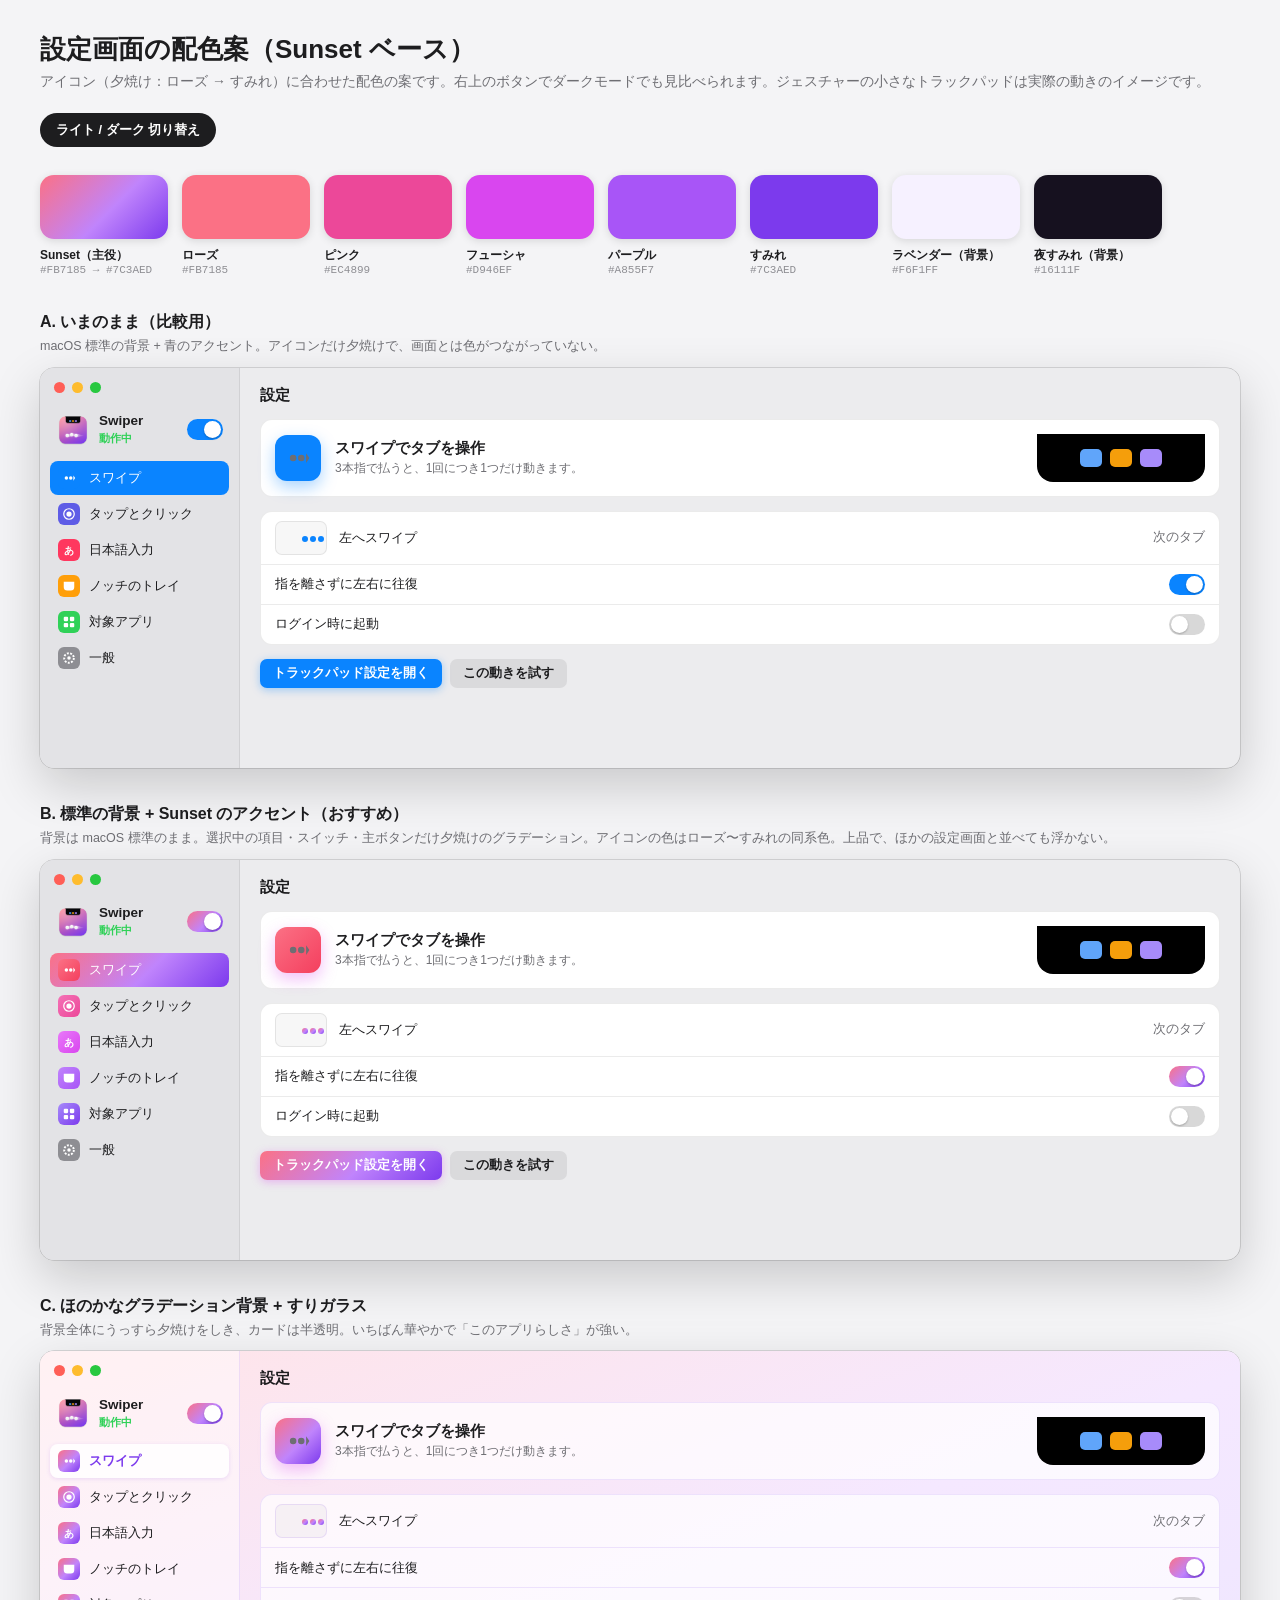
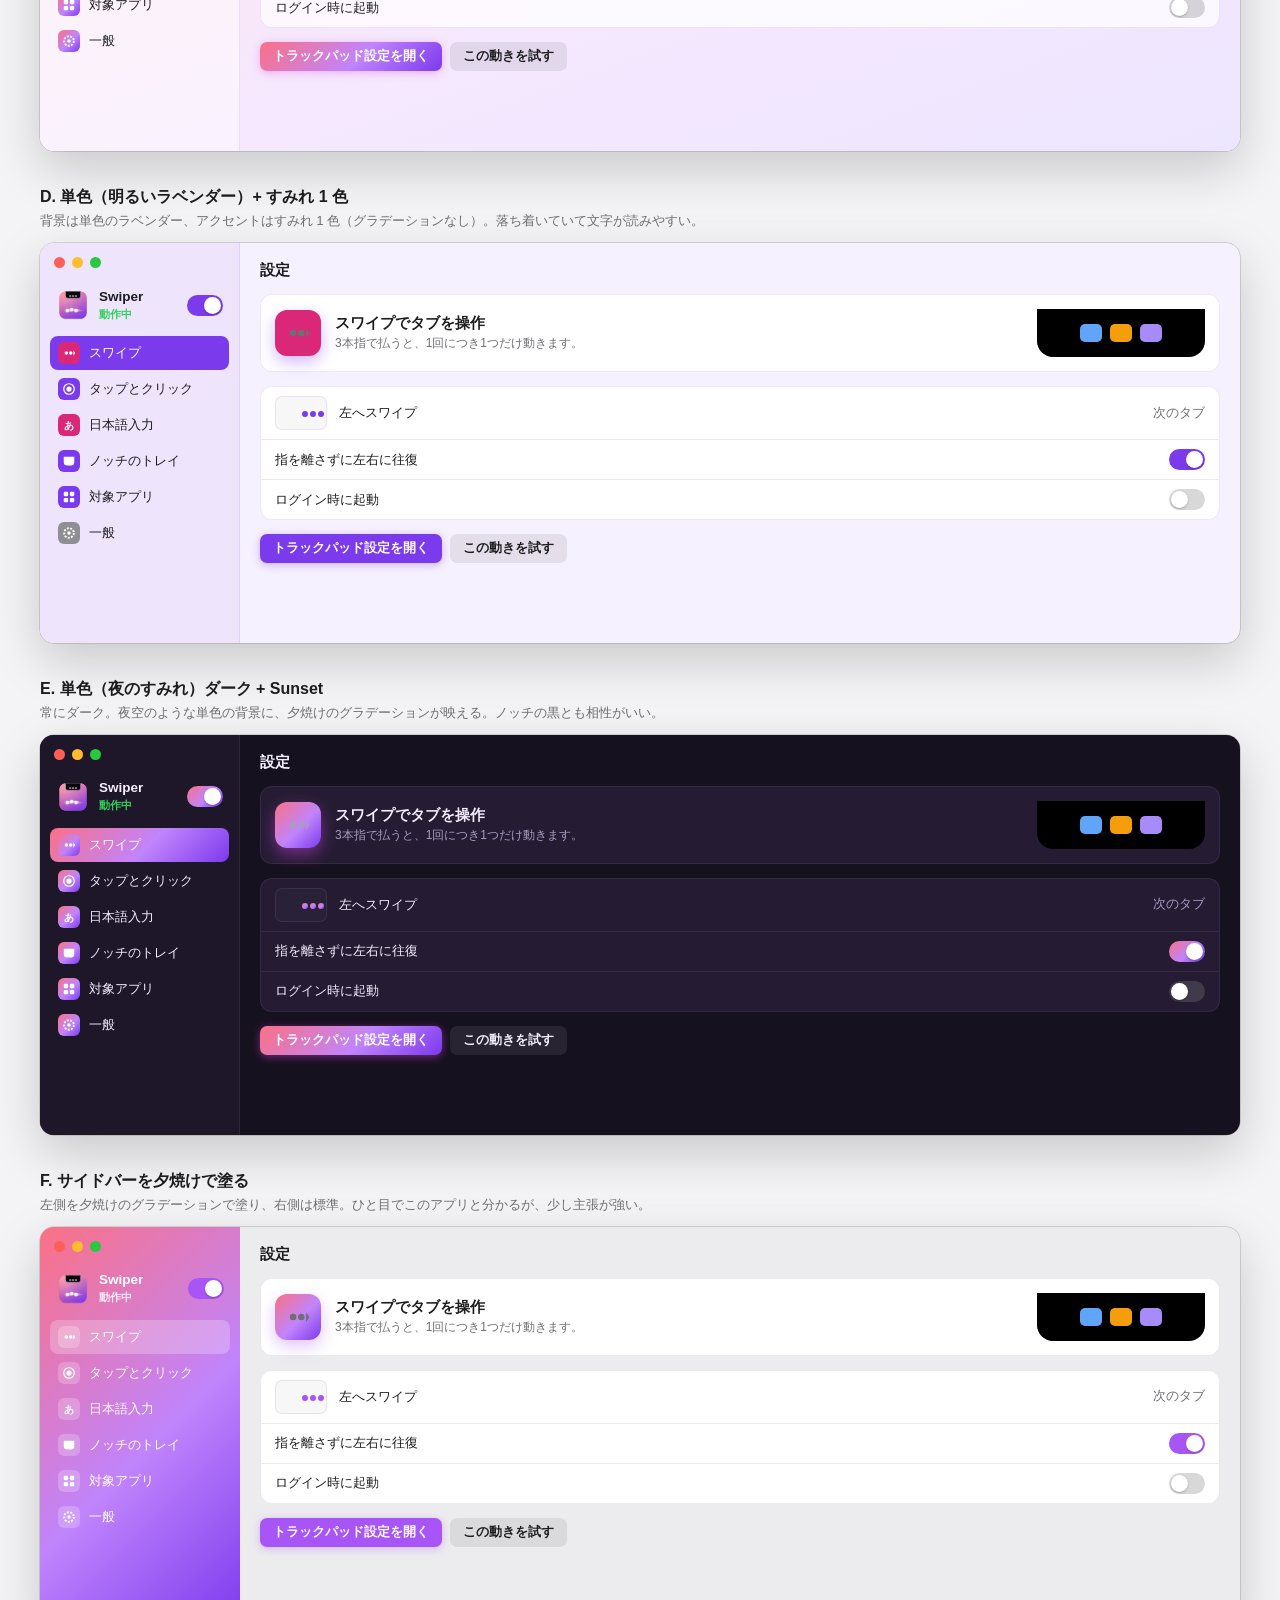
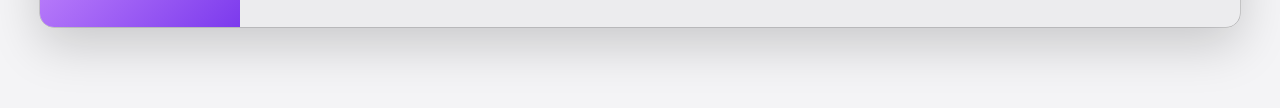
<file: docs/design/settings-colors.html>
<!doctype html>
<html lang="ja">
<head>
<meta charset="utf-8">
<title>設定画面の配色案（Sunset ベース）</title>
<style>
  :root {
    --sunset: linear-gradient(135deg, #FB7185 0%, #C084FC 55%, #7C3AED 100%);
    --rose: #FB7185; --pink: #EC4899; --fuchsia: #D946EF; --purple: #A855F7; --violet: #7C3AED;
  }
  * { box-sizing: border-box; }
  body {
    margin: 0; padding: 32px 40px 80px;
    font-family: -apple-system, BlinkMacSystemFont, "Hiragino Sans", sans-serif;
    background: #F4F4F6; color: #1d1d1f;
    -webkit-font-smoothing: antialiased;
  }
  body.dark { background: #0E0E10; color: #f2f2f7; }
  h1 { font-size: 26px; margin: 0 0 6px; }
  .lead { color: #6e6e73; margin: 0 0 22px; font-size: 14px; }
  body.dark .lead { color: #98989f; }
  .toolbar { display: flex; gap: 10px; align-items: center; margin-bottom: 28px; }
  .toolbar button {
    border: 0; border-radius: 999px; padding: 8px 16px; font-size: 13px; font-weight: 600; cursor: pointer;
    background: #1d1d1f; color: #fff;
  }
  body.dark .toolbar button { background: #f2f2f7; color: #1d1d1f; }

  /* 色見本 */
  .swatches { display: flex; gap: 14px; flex-wrap: wrap; margin-bottom: 36px; }
  .sw { width: 128px; }
  .sw .chip { height: 64px; border-radius: 14px; box-shadow: 0 2px 8px rgba(0,0,0,.12); }
  .sw .name { font-size: 12px; font-weight: 600; margin-top: 8px; }
  .sw .hex { font-size: 11px; color: #8e8e93; font-family: ui-monospace, Menlo, monospace; }

  .grid { display: grid; grid-template-columns: repeat(auto-fill, minmax(620px, 1fr)); gap: 36px 32px; }
  .case h2 { font-size: 16px; margin: 0 0 4px; }
  .case p { font-size: 12.5px; color: #6e6e73; margin: 0 0 12px; line-height: 1.5; }
  body.dark .case p { color: #98989f; }

  /* ── ウィンドウの共通部品 ───────────────────────── */
  .win {
    --bg: #ECECEE; --side: #E3E3E6; --card: #FFFFFF; --line: rgba(0,0,0,.08);
    --text: #1d1d1f; --sub: #6e6e73; --accent: #0A84FF; --accent-fill: #0A84FF; --sel: #0A84FF; --sel-text: #fff;
    --hero-shadow: rgba(10,132,255,.35);
    width: 100%; height: 400px; border-radius: 14px; overflow: hidden;
    background: var(--bg); color: var(--text);
    box-shadow: 0 0 0 .5px rgba(0,0,0,.25), 0 18px 50px rgba(0,0,0,.18);
    display: flex; position: relative;
  }
  .side {
    width: 200px; flex: none; background: var(--side); padding: 12px 10px;
    border-right: .5px solid var(--line); display: flex; flex-direction: column; gap: 2px;
  }
  .lights { display: flex; gap: 7px; padding: 2px 4px 14px; }
  .lights i { width: 11px; height: 11px; border-radius: 50%; display: block; }
  .lights i:nth-child(1) { background: #FF5F57; } .lights i:nth-child(2) { background: #FEBC2E; } .lights i:nth-child(3) { background: #28C840; }
  .app { display: flex; align-items: center; gap: 9px; padding: 4px 6px 12px; }
  .app img { width: 34px; height: 34px; }
  .app b { font-size: 13.5px; display: block; }
  .app small { font-size: 11px; color: #30D158; font-weight: 600; }
  .app .t { margin-left: auto; }
  .item { display: flex; align-items: center; gap: 9px; padding: 6px 8px; border-radius: 8px; font-size: 13px; }
  .item.sel { background: var(--sel); color: var(--sel-text); }
  .badge { width: 22px; height: 22px; border-radius: 6px; flex: none; display: grid; place-items: center; color: #fff; }
  .badge svg { width: 14px; height: 14px; }
  main { flex: 1; padding: 18px 20px; overflow: hidden; display: flex; flex-direction: column; gap: 14px; }
  .title { font-size: 15px; font-weight: 700; }
  .card { background: var(--card); border-radius: 12px; border: .5px solid var(--line); }
  .hero { display: flex; gap: 14px; align-items: center; padding: 14px; }
  .hero .badge { width: 46px; height: 46px; border-radius: 12px; box-shadow: 0 6px 16px var(--hero-shadow); }
  .hero .badge svg { width: 26px; height: 26px; }
  .hero b { font-size: 14.5px; display: block; }
  .hero span { font-size: 12px; color: var(--sub); }
  .row { display: flex; align-items: center; gap: 12px; padding: 9px 14px; font-size: 13px; }
  .row + .row { border-top: .5px solid var(--line); }
  .row .val { margin-left: auto; color: var(--sub); font-size: 12.5px; }
  .pad { width: 52px; height: 34px; border-radius: 7px; border: 1px solid var(--line); background: rgba(127,127,127,.06); position: relative; overflow: hidden; flex: none; }
  .pad i { position: absolute; top: 14px; width: 6px; height: 6px; border-radius: 50%; background: var(--accent-fill); animation: swipe 1.8s ease-in-out infinite; }
  .pad i:nth-child(1) { left: 26px; } .pad i:nth-child(2) { left: 34px; } .pad i:nth-child(3) { left: 42px; }
  @keyframes swipe { 0% { transform: translateX(0); opacity: 0; } 15% { opacity: 1; } 60% { transform: translateX(-22px); opacity: 1; } 80%,100% { transform: translateX(-22px); opacity: 0; } }
  .toggle { width: 36px; height: 21px; border-radius: 999px; background: var(--accent-fill); position: relative; flex: none; }
  .toggle::after { content: ""; position: absolute; right: 2px; top: 2px; width: 17px; height: 17px; border-radius: 50%; background: #fff; box-shadow: 0 1px 2px rgba(0,0,0,.25); }
  .toggle.off { background: rgba(127,127,127,.3); } .toggle.off::after { right: auto; left: 2px; }
  .buttons { display: flex; gap: 8px; }
  .btn { border: 0; border-radius: 7px; padding: 6px 13px; font-size: 12.5px; font-weight: 600; background: rgba(127,127,127,.16); color: var(--text); }
  .btn.primary { background: var(--accent-fill); color: #fff; box-shadow: 0 2px 8px var(--hero-shadow); }

  /* トレイ（ノッチ）のミニ表示 */
  .shelf { margin-left: auto; width: 168px; height: 48px; background: #000; border-radius: 0 0 16px 16px; display: flex; align-items: center; justify-content: center; gap: 8px; }
  .shelf i { width: 22px; height: 18px; border-radius: 5px; display: block; }

  /* ── 案ごとの配色 ──────────────────────────────── */
  /* A: いまのまま（macOS 標準 + 青） */
  .A .b1 { background: #0A84FF; } .A .b2 { background: #5E5CE6; } .A .b3 { background: #FF375F; } .A .b4 { background: #FF9F0A; } .A .b5 { background: #30D158; } .A .b6 { background: #8E8E93; }

  /* B: 標準の背景 + Sunset のアクセント */
  .B { --accent: #A855F7; --accent-fill: var(--sunset); --sel: var(--sunset); --hero-shadow: rgba(217,70,239,.35); }
  .B .b1 { background: linear-gradient(135deg,#FB7185,#F43F5E); } .B .b2 { background: linear-gradient(135deg,#F472B6,#EC4899); }
  .B .b3 { background: linear-gradient(135deg,#E879F9,#D946EF); } .B .b4 { background: linear-gradient(135deg,#C084FC,#A855F7); }
  .B .b5 { background: linear-gradient(135deg,#A78BFA,#7C3AED); } .B .b6 { background: #8E8E93; }

  /* C: ほのかな Sunset のグラデーション背景 + すりガラスのカード */
  .C { --bg: linear-gradient(160deg, #FFE4E8 0%, #F5E8FF 55%, #EDE6FF 100%); --side: rgba(255,255,255,.45); --card: rgba(255,255,255,.72);
       --accent-fill: var(--sunset); --sel: rgba(255,255,255,.85); --sel-text: #7C3AED; --hero-shadow: rgba(217,70,239,.35); --line: rgba(124,58,237,.12); }
  .C .item.sel { font-weight: 700; box-shadow: 0 1px 4px rgba(124,58,237,.15); }
  .C .badge { background: var(--sunset); }

  /* D: 単色（明るいラベンダー）+ すみれ 1 色 */
  .D { --bg: #F6F1FF; --side: #EEE5FD; --card: #FFFFFF; --accent-fill: #7C3AED; --sel: #7C3AED; --hero-shadow: rgba(124,58,237,.35); --line: rgba(124,58,237,.12); }
  .D .badge { background: #7C3AED; } .D .b1, .D .b3 { background: #DB2777; } .D .b6 { background: #8E8E93; }

  /* E: 単色（夜のすみれ）ダーク + Sunset */
  .E { --bg: #16111F; --side: #1E1729; --card: #251C33; --line: rgba(255,255,255,.07); --text: #F4EEFF; --sub: #A99BC2;
       --accent-fill: var(--sunset); --sel: var(--sunset); --hero-shadow: rgba(217,70,239,.45); }
  .E .badge { background: var(--sunset); }
  .E .btn:not(.primary) { background: rgba(255,255,255,.08); }

  /* F: サイドバーを Sunset で塗る */
  .F { --side: var(--sunset); --sel: rgba(255,255,255,.24); --accent-fill: #A855F7; --hero-shadow: rgba(168,85,247,.35); }
  .F .side { color: #fff; border-right: 0; }
  .F .side .badge { background: rgba(255,255,255,.22); }
  .F .app small { color: #fff; opacity: .85; }
  .F main .badge { background: var(--sunset); }

  /* ── ダークモード（A〜D・F） ───────────────────── */
  body.dark .A, body.dark .B, body.dark .F { --bg: #1E1E20; --side: #262628; --card: #2C2C2E; --line: rgba(255,255,255,.08); --text: #F2F2F7; --sub: #98989F; }
  body.dark .C { --bg: linear-gradient(160deg, #2A1520 0%, #241632 55%, #1C1530 100%); --side: rgba(255,255,255,.05); --card: rgba(255,255,255,.07);
                 --sel: rgba(255,255,255,.12); --sel-text: #F0ABFC; --line: rgba(255,255,255,.08); --text: #F7EEFF; --sub: #B6A6CC; }
  body.dark .D { --bg: #1A1424; --side: #221A2F; --card: #2A2138; --line: rgba(255,255,255,.08); --text: #F4EEFF; --sub: #A99BC2; --accent-fill: #A78BFA; --sel: #7C3AED; }
  body.dark .btn:not(.primary) { background: rgba(255,255,255,.1); }
  body.dark .F { --side: var(--sunset); --sel: rgba(255,255,255,.24); }
</style>
</head>
<body>
<h1>設定画面の配色案（Sunset ベース）</h1>
<p class="lead">アイコン（夕焼け：ローズ → すみれ）に合わせた配色の案です。右上のボタンでダークモードでも見比べられます。ジェスチャーの小さなトラックパッドは実際の動きのイメージです。</p>
<div class="toolbar"><button onclick="document.body.classList.toggle('dark')">ライト / ダーク 切り替え</button></div>

<div class="swatches">
  <div class="sw"><div class="chip" style="background:var(--sunset)"></div><div class="name">Sunset（主役）</div><div class="hex">#FB7185 → #7C3AED</div></div>
  <div class="sw"><div class="chip" style="background:#FB7185"></div><div class="name">ローズ</div><div class="hex">#FB7185</div></div>
  <div class="sw"><div class="chip" style="background:#EC4899"></div><div class="name">ピンク</div><div class="hex">#EC4899</div></div>
  <div class="sw"><div class="chip" style="background:#D946EF"></div><div class="name">フューシャ</div><div class="hex">#D946EF</div></div>
  <div class="sw"><div class="chip" style="background:#A855F7"></div><div class="name">パープル</div><div class="hex">#A855F7</div></div>
  <div class="sw"><div class="chip" style="background:#7C3AED"></div><div class="name">すみれ</div><div class="hex">#7C3AED</div></div>
  <div class="sw"><div class="chip" style="background:#F6F1FF"></div><div class="name">ラベンダー（背景）</div><div class="hex">#F6F1FF</div></div>
  <div class="sw"><div class="chip" style="background:#16111F"></div><div class="name">夜すみれ（背景）</div><div class="hex">#16111F</div></div>
</div>

<div class="grid">
<div class="case"><h2>A. いまのまま（比較用）</h2><p>macOS 標準の背景 + 青のアクセント。アイコンだけ夕焼けで、画面とは色がつながっていない。</p><div class="win A">
    <aside class="side">
      <div class="lights"><i></i><i></i><i></i></div>
      <div class="app"><img src="../../Resources/AppIcon-1024.png" alt=""><div><b>Swiper</b><small>動作中</small></div><span class="toggle t"></span></div>
      <div class="item sel"><span class="badge b1"><svg viewBox="0 0 16 16" fill="currentColor"><circle cx="5" cy="8" r="2"/><circle cx="10" cy="8" r="2"/><path d="M13 5l2 3-2 3z"/></svg></span>スワイプ</div>
      <div class="item"><span class="badge b2"><svg viewBox="0 0 16 16" fill="currentColor"><circle cx="8" cy="8" r="3"/><circle cx="8" cy="8" r="6" fill="none" stroke="currentColor" stroke-width="1.4"/></svg></span>タップとクリック</div>
      <div class="item"><span class="badge b3"><svg viewBox="0 0 16 16"><text x="8" y="12.5" text-anchor="middle" font-size="11" font-weight="700" fill="currentColor">あ</text></svg></span>日本語入力</div>
      <div class="item"><span class="badge b4"><svg viewBox="0 0 16 16" fill="currentColor"><path d="M2 3h12v6a4 4 0 0 1-4 4H6a4 4 0 0 1-4-4z"/></svg></span>ノッチのトレイ</div>
      <div class="item"><span class="badge b5"><svg viewBox="0 0 16 16" fill="currentColor"><rect x="2" y="2" width="5" height="5" rx="1.2"/><rect x="9" y="2" width="5" height="5" rx="1.2"/><rect x="2" y="9" width="5" height="5" rx="1.2"/><rect x="9" y="9" width="5" height="5" rx="1.2"/></svg></span>対象アプリ</div>
      <div class="item"><span class="badge b6"><svg viewBox="0 0 16 16" fill="currentColor"><circle cx="8" cy="8" r="5.5" fill="none" stroke="currentColor" stroke-width="2.2" stroke-dasharray="2.2 1.6"/><circle cx="8" cy="8" r="2"/></svg></span>一般</div>
    </aside>
    <main>
      <div class="title">設定</div>
      <div class="card hero"><span class="badge b1"><svg viewBox="0 0 16 16" fill="currentColor"><circle cx="5" cy="8" r="2"/><circle cx="10" cy="8" r="2"/><path d="M13 5l2 3-2 3z"/></svg></span>
        <div><b>スワイプでタブを操作</b><span>3本指で払うと、1回につき1つだけ動きます。</span></div>
        <div class="shelf"><i style="background:#60A5FA"></i><i style="background:#F59E0B"></i><i style="background:#A78BFA"></i></div></div>
      <div class="card">
        <div class="row"><span class="pad"><i></i><i></i><i></i></span>左へスワイプ<span class="val">次のタブ</span></div>
        <div class="row">指を離さずに左右に往復<span class="toggle" style="margin-left:auto"></span></div>
        <div class="row">ログイン時に起動<span class="toggle off" style="margin-left:auto"></span></div>
      </div>
      <div class="buttons"><button class="btn primary">トラックパッド設定を開く</button><button class="btn">この動きを試す</button></div>
    </main>
  </div></div>
<div class="case"><h2>B. 標準の背景 + Sunset のアクセント（おすすめ）</h2><p>背景は macOS 標準のまま。選択中の項目・スイッチ・主ボタンだけ夕焼けのグラデーション。アイコンの色はローズ〜すみれの同系色。上品で、ほかの設定画面と並べても浮かない。</p><div class="win B">
    <aside class="side">
      <div class="lights"><i></i><i></i><i></i></div>
      <div class="app"><img src="../../Resources/AppIcon-1024.png" alt=""><div><b>Swiper</b><small>動作中</small></div><span class="toggle t"></span></div>
      <div class="item sel"><span class="badge b1"><svg viewBox="0 0 16 16" fill="currentColor"><circle cx="5" cy="8" r="2"/><circle cx="10" cy="8" r="2"/><path d="M13 5l2 3-2 3z"/></svg></span>スワイプ</div>
      <div class="item"><span class="badge b2"><svg viewBox="0 0 16 16" fill="currentColor"><circle cx="8" cy="8" r="3"/><circle cx="8" cy="8" r="6" fill="none" stroke="currentColor" stroke-width="1.4"/></svg></span>タップとクリック</div>
      <div class="item"><span class="badge b3"><svg viewBox="0 0 16 16"><text x="8" y="12.5" text-anchor="middle" font-size="11" font-weight="700" fill="currentColor">あ</text></svg></span>日本語入力</div>
      <div class="item"><span class="badge b4"><svg viewBox="0 0 16 16" fill="currentColor"><path d="M2 3h12v6a4 4 0 0 1-4 4H6a4 4 0 0 1-4-4z"/></svg></span>ノッチのトレイ</div>
      <div class="item"><span class="badge b5"><svg viewBox="0 0 16 16" fill="currentColor"><rect x="2" y="2" width="5" height="5" rx="1.2"/><rect x="9" y="2" width="5" height="5" rx="1.2"/><rect x="2" y="9" width="5" height="5" rx="1.2"/><rect x="9" y="9" width="5" height="5" rx="1.2"/></svg></span>対象アプリ</div>
      <div class="item"><span class="badge b6"><svg viewBox="0 0 16 16" fill="currentColor"><circle cx="8" cy="8" r="5.5" fill="none" stroke="currentColor" stroke-width="2.2" stroke-dasharray="2.2 1.6"/><circle cx="8" cy="8" r="2"/></svg></span>一般</div>
    </aside>
    <main>
      <div class="title">設定</div>
      <div class="card hero"><span class="badge b1"><svg viewBox="0 0 16 16" fill="currentColor"><circle cx="5" cy="8" r="2"/><circle cx="10" cy="8" r="2"/><path d="M13 5l2 3-2 3z"/></svg></span>
        <div><b>スワイプでタブを操作</b><span>3本指で払うと、1回につき1つだけ動きます。</span></div>
        <div class="shelf"><i style="background:#60A5FA"></i><i style="background:#F59E0B"></i><i style="background:#A78BFA"></i></div></div>
      <div class="card">
        <div class="row"><span class="pad"><i></i><i></i><i></i></span>左へスワイプ<span class="val">次のタブ</span></div>
        <div class="row">指を離さずに左右に往復<span class="toggle" style="margin-left:auto"></span></div>
        <div class="row">ログイン時に起動<span class="toggle off" style="margin-left:auto"></span></div>
      </div>
      <div class="buttons"><button class="btn primary">トラックパッド設定を開く</button><button class="btn">この動きを試す</button></div>
    </main>
  </div></div>
<div class="case"><h2>C. ほのかなグラデーション背景 + すりガラス</h2><p>背景全体にうっすら夕焼けをしき、カードは半透明。いちばん華やかで「このアプリらしさ」が強い。</p><div class="win C">
    <aside class="side">
      <div class="lights"><i></i><i></i><i></i></div>
      <div class="app"><img src="../../Resources/AppIcon-1024.png" alt=""><div><b>Swiper</b><small>動作中</small></div><span class="toggle t"></span></div>
      <div class="item sel"><span class="badge b1"><svg viewBox="0 0 16 16" fill="currentColor"><circle cx="5" cy="8" r="2"/><circle cx="10" cy="8" r="2"/><path d="M13 5l2 3-2 3z"/></svg></span>スワイプ</div>
      <div class="item"><span class="badge b2"><svg viewBox="0 0 16 16" fill="currentColor"><circle cx="8" cy="8" r="3"/><circle cx="8" cy="8" r="6" fill="none" stroke="currentColor" stroke-width="1.4"/></svg></span>タップとクリック</div>
      <div class="item"><span class="badge b3"><svg viewBox="0 0 16 16"><text x="8" y="12.5" text-anchor="middle" font-size="11" font-weight="700" fill="currentColor">あ</text></svg></span>日本語入力</div>
      <div class="item"><span class="badge b4"><svg viewBox="0 0 16 16" fill="currentColor"><path d="M2 3h12v6a4 4 0 0 1-4 4H6a4 4 0 0 1-4-4z"/></svg></span>ノッチのトレイ</div>
      <div class="item"><span class="badge b5"><svg viewBox="0 0 16 16" fill="currentColor"><rect x="2" y="2" width="5" height="5" rx="1.2"/><rect x="9" y="2" width="5" height="5" rx="1.2"/><rect x="2" y="9" width="5" height="5" rx="1.2"/><rect x="9" y="9" width="5" height="5" rx="1.2"/></svg></span>対象アプリ</div>
      <div class="item"><span class="badge b6"><svg viewBox="0 0 16 16" fill="currentColor"><circle cx="8" cy="8" r="5.5" fill="none" stroke="currentColor" stroke-width="2.2" stroke-dasharray="2.2 1.6"/><circle cx="8" cy="8" r="2"/></svg></span>一般</div>
    </aside>
    <main>
      <div class="title">設定</div>
      <div class="card hero"><span class="badge b1"><svg viewBox="0 0 16 16" fill="currentColor"><circle cx="5" cy="8" r="2"/><circle cx="10" cy="8" r="2"/><path d="M13 5l2 3-2 3z"/></svg></span>
        <div><b>スワイプでタブを操作</b><span>3本指で払うと、1回につき1つだけ動きます。</span></div>
        <div class="shelf"><i style="background:#60A5FA"></i><i style="background:#F59E0B"></i><i style="background:#A78BFA"></i></div></div>
      <div class="card">
        <div class="row"><span class="pad"><i></i><i></i><i></i></span>左へスワイプ<span class="val">次のタブ</span></div>
        <div class="row">指を離さずに左右に往復<span class="toggle" style="margin-left:auto"></span></div>
        <div class="row">ログイン時に起動<span class="toggle off" style="margin-left:auto"></span></div>
      </div>
      <div class="buttons"><button class="btn primary">トラックパッド設定を開く</button><button class="btn">この動きを試す</button></div>
    </main>
  </div></div>
<div class="case"><h2>D. 単色（明るいラベンダー）+ すみれ 1 色</h2><p>背景は単色のラベンダー、アクセントはすみれ 1 色（グラデーションなし）。落ち着いていて文字が読みやすい。</p><div class="win D">
    <aside class="side">
      <div class="lights"><i></i><i></i><i></i></div>
      <div class="app"><img src="../../Resources/AppIcon-1024.png" alt=""><div><b>Swiper</b><small>動作中</small></div><span class="toggle t"></span></div>
      <div class="item sel"><span class="badge b1"><svg viewBox="0 0 16 16" fill="currentColor"><circle cx="5" cy="8" r="2"/><circle cx="10" cy="8" r="2"/><path d="M13 5l2 3-2 3z"/></svg></span>スワイプ</div>
      <div class="item"><span class="badge b2"><svg viewBox="0 0 16 16" fill="currentColor"><circle cx="8" cy="8" r="3"/><circle cx="8" cy="8" r="6" fill="none" stroke="currentColor" stroke-width="1.4"/></svg></span>タップとクリック</div>
      <div class="item"><span class="badge b3"><svg viewBox="0 0 16 16"><text x="8" y="12.5" text-anchor="middle" font-size="11" font-weight="700" fill="currentColor">あ</text></svg></span>日本語入力</div>
      <div class="item"><span class="badge b4"><svg viewBox="0 0 16 16" fill="currentColor"><path d="M2 3h12v6a4 4 0 0 1-4 4H6a4 4 0 0 1-4-4z"/></svg></span>ノッチのトレイ</div>
      <div class="item"><span class="badge b5"><svg viewBox="0 0 16 16" fill="currentColor"><rect x="2" y="2" width="5" height="5" rx="1.2"/><rect x="9" y="2" width="5" height="5" rx="1.2"/><rect x="2" y="9" width="5" height="5" rx="1.2"/><rect x="9" y="9" width="5" height="5" rx="1.2"/></svg></span>対象アプリ</div>
      <div class="item"><span class="badge b6"><svg viewBox="0 0 16 16" fill="currentColor"><circle cx="8" cy="8" r="5.5" fill="none" stroke="currentColor" stroke-width="2.2" stroke-dasharray="2.2 1.6"/><circle cx="8" cy="8" r="2"/></svg></span>一般</div>
    </aside>
    <main>
      <div class="title">設定</div>
      <div class="card hero"><span class="badge b1"><svg viewBox="0 0 16 16" fill="currentColor"><circle cx="5" cy="8" r="2"/><circle cx="10" cy="8" r="2"/><path d="M13 5l2 3-2 3z"/></svg></span>
        <div><b>スワイプでタブを操作</b><span>3本指で払うと、1回につき1つだけ動きます。</span></div>
        <div class="shelf"><i style="background:#60A5FA"></i><i style="background:#F59E0B"></i><i style="background:#A78BFA"></i></div></div>
      <div class="card">
        <div class="row"><span class="pad"><i></i><i></i><i></i></span>左へスワイプ<span class="val">次のタブ</span></div>
        <div class="row">指を離さずに左右に往復<span class="toggle" style="margin-left:auto"></span></div>
        <div class="row">ログイン時に起動<span class="toggle off" style="margin-left:auto"></span></div>
      </div>
      <div class="buttons"><button class="btn primary">トラックパッド設定を開く</button><button class="btn">この動きを試す</button></div>
    </main>
  </div></div>
<div class="case"><h2>E. 単色（夜のすみれ）ダーク + Sunset</h2><p>常にダーク。夜空のような単色の背景に、夕焼けのグラデーションが映える。ノッチの黒とも相性がいい。</p><div class="win E">
    <aside class="side">
      <div class="lights"><i></i><i></i><i></i></div>
      <div class="app"><img src="../../Resources/AppIcon-1024.png" alt=""><div><b>Swiper</b><small>動作中</small></div><span class="toggle t"></span></div>
      <div class="item sel"><span class="badge b1"><svg viewBox="0 0 16 16" fill="currentColor"><circle cx="5" cy="8" r="2"/><circle cx="10" cy="8" r="2"/><path d="M13 5l2 3-2 3z"/></svg></span>スワイプ</div>
      <div class="item"><span class="badge b2"><svg viewBox="0 0 16 16" fill="currentColor"><circle cx="8" cy="8" r="3"/><circle cx="8" cy="8" r="6" fill="none" stroke="currentColor" stroke-width="1.4"/></svg></span>タップとクリック</div>
      <div class="item"><span class="badge b3"><svg viewBox="0 0 16 16"><text x="8" y="12.5" text-anchor="middle" font-size="11" font-weight="700" fill="currentColor">あ</text></svg></span>日本語入力</div>
      <div class="item"><span class="badge b4"><svg viewBox="0 0 16 16" fill="currentColor"><path d="M2 3h12v6a4 4 0 0 1-4 4H6a4 4 0 0 1-4-4z"/></svg></span>ノッチのトレイ</div>
      <div class="item"><span class="badge b5"><svg viewBox="0 0 16 16" fill="currentColor"><rect x="2" y="2" width="5" height="5" rx="1.2"/><rect x="9" y="2" width="5" height="5" rx="1.2"/><rect x="2" y="9" width="5" height="5" rx="1.2"/><rect x="9" y="9" width="5" height="5" rx="1.2"/></svg></span>対象アプリ</div>
      <div class="item"><span class="badge b6"><svg viewBox="0 0 16 16" fill="currentColor"><circle cx="8" cy="8" r="5.5" fill="none" stroke="currentColor" stroke-width="2.2" stroke-dasharray="2.2 1.6"/><circle cx="8" cy="8" r="2"/></svg></span>一般</div>
    </aside>
    <main>
      <div class="title">設定</div>
      <div class="card hero"><span class="badge b1"><svg viewBox="0 0 16 16" fill="currentColor"><circle cx="5" cy="8" r="2"/><circle cx="10" cy="8" r="2"/><path d="M13 5l2 3-2 3z"/></svg></span>
        <div><b>スワイプでタブを操作</b><span>3本指で払うと、1回につき1つだけ動きます。</span></div>
        <div class="shelf"><i style="background:#60A5FA"></i><i style="background:#F59E0B"></i><i style="background:#A78BFA"></i></div></div>
      <div class="card">
        <div class="row"><span class="pad"><i></i><i></i><i></i></span>左へスワイプ<span class="val">次のタブ</span></div>
        <div class="row">指を離さずに左右に往復<span class="toggle" style="margin-left:auto"></span></div>
        <div class="row">ログイン時に起動<span class="toggle off" style="margin-left:auto"></span></div>
      </div>
      <div class="buttons"><button class="btn primary">トラックパッド設定を開く</button><button class="btn">この動きを試す</button></div>
    </main>
  </div></div>
<div class="case"><h2>F. サイドバーを夕焼けで塗る</h2><p>左側を夕焼けのグラデーションで塗り、右側は標準。ひと目でこのアプリと分かるが、少し主張が強い。</p><div class="win F">
    <aside class="side">
      <div class="lights"><i></i><i></i><i></i></div>
      <div class="app"><img src="../../Resources/AppIcon-1024.png" alt=""><div><b>Swiper</b><small>動作中</small></div><span class="toggle t"></span></div>
      <div class="item sel"><span class="badge b1"><svg viewBox="0 0 16 16" fill="currentColor"><circle cx="5" cy="8" r="2"/><circle cx="10" cy="8" r="2"/><path d="M13 5l2 3-2 3z"/></svg></span>スワイプ</div>
      <div class="item"><span class="badge b2"><svg viewBox="0 0 16 16" fill="currentColor"><circle cx="8" cy="8" r="3"/><circle cx="8" cy="8" r="6" fill="none" stroke="currentColor" stroke-width="1.4"/></svg></span>タップとクリック</div>
      <div class="item"><span class="badge b3"><svg viewBox="0 0 16 16"><text x="8" y="12.5" text-anchor="middle" font-size="11" font-weight="700" fill="currentColor">あ</text></svg></span>日本語入力</div>
      <div class="item"><span class="badge b4"><svg viewBox="0 0 16 16" fill="currentColor"><path d="M2 3h12v6a4 4 0 0 1-4 4H6a4 4 0 0 1-4-4z"/></svg></span>ノッチのトレイ</div>
      <div class="item"><span class="badge b5"><svg viewBox="0 0 16 16" fill="currentColor"><rect x="2" y="2" width="5" height="5" rx="1.2"/><rect x="9" y="2" width="5" height="5" rx="1.2"/><rect x="2" y="9" width="5" height="5" rx="1.2"/><rect x="9" y="9" width="5" height="5" rx="1.2"/></svg></span>対象アプリ</div>
      <div class="item"><span class="badge b6"><svg viewBox="0 0 16 16" fill="currentColor"><circle cx="8" cy="8" r="5.5" fill="none" stroke="currentColor" stroke-width="2.2" stroke-dasharray="2.2 1.6"/><circle cx="8" cy="8" r="2"/></svg></span>一般</div>
    </aside>
    <main>
      <div class="title">設定</div>
      <div class="card hero"><span class="badge b1"><svg viewBox="0 0 16 16" fill="currentColor"><circle cx="5" cy="8" r="2"/><circle cx="10" cy="8" r="2"/><path d="M13 5l2 3-2 3z"/></svg></span>
        <div><b>スワイプでタブを操作</b><span>3本指で払うと、1回につき1つだけ動きます。</span></div>
        <div class="shelf"><i style="background:#60A5FA"></i><i style="background:#F59E0B"></i><i style="background:#A78BFA"></i></div></div>
      <div class="card">
        <div class="row"><span class="pad"><i></i><i></i><i></i></span>左へスワイプ<span class="val">次のタブ</span></div>
        <div class="row">指を離さずに左右に往復<span class="toggle" style="margin-left:auto"></span></div>
        <div class="row">ログイン時に起動<span class="toggle off" style="margin-left:auto"></span></div>
      </div>
      <div class="buttons"><button class="btn primary">トラックパッド設定を開く</button><button class="btn">この動きを試す</button></div>
    </main>
  </div></div>
</div>


</body>
</html>
</file>
<file: site/assets/style.css>
/* TriTab の紹介ページ（英語 / 日本語で共通） */

:root {
  color-scheme: light dark;
  --bg: #FBFAFD;
  --bg-soft: #F3EFF9;
  --card: #FFFFFF;
  --text: #1D1D1F;
  --sub: #5F5F66;
  --faint: #86868B;
  --line: rgba(76, 29, 149, .10);
  --line-strong: rgba(76, 29, 149, .18);
  --accent: #6D28D9;
  --sunset: linear-gradient(135deg, #FB7185 0%, #C084FC 55%, #7C3AED 100%);
  /* 白い文字を載せる面は、少し濃い夕焼けにする（文字が読めるように） */
  --sunset-deep: linear-gradient(135deg, #F43F5E 0%, #A855F7 52%, #6D28D9 100%);
  --pad-surface: linear-gradient(140deg, #F7A1B3 0%, #CF95F2 52%, #8B5CF6 100%);
  --head-bg: rgba(251, 250, 253, .78);
  --shadow: 0 1px 2px rgba(30, 10, 60, .05), 0 14px 34px -14px rgba(60, 20, 120, .22);
  --radius: 20px;
  --win: #FFFFFF;
  --win-bar: #EEEAF4;
  --sk: #ECE7F3;
  --bezel: #0A090D;
  --base: linear-gradient(180deg, #DCD7E3 0%, #BEB7C9 100%);
  --menubar: rgba(255, 255, 255, .45);
  --menubar-ink: rgba(20, 10, 40, .55);
  --wall: radial-gradient(120% 100% at 15% 0%, #FFE0E6 0%, #EAD8FB 48%, #D6C4FA 100%);
  --key: linear-gradient(180deg, #FFFFFF, #F1EEF6);
  --key-edge: rgba(30, 10, 60, .16);
  --hud: rgba(28, 22, 38, .8);
  --hud-ring: rgba(255, 255, 255, .1);
}

@media (prefers-color-scheme: dark) {
  :root {
    --bg: #0C0A11;
    --bg-soft: #14101B;
    --card: #18131F;
    --text: #F4EEFF;
    --sub: #B3A7C9;
    --faint: #8C82A0;
    --line: rgba(255, 255, 255, .08);
    --line-strong: rgba(255, 255, 255, .16);
    --accent: #C4B5FD;
    --pad-surface: linear-gradient(140deg, #DB6E86 0%, #A96EDB 52%, #6D3FD6 100%);
    --head-bg: rgba(12, 10, 17, .72);
    --shadow: 0 0 0 1px rgba(255, 255, 255, .05), 0 18px 40px -16px rgba(0, 0, 0, .7);
    --win: #1B1624;
    --win-bar: #241E2F;
    --sk: #2B2438;
    --base: linear-gradient(180deg, #3A3444 0%, #27222F 100%);
    --menubar: rgba(0, 0, 0, .28);
    --menubar-ink: rgba(255, 255, 255, .6);
    --wall: radial-gradient(120% 100% at 15% 0%, #3B1E33 0%, #2A1A47 48%, #1A123A 100%);
    --key: linear-gradient(180deg, #2E2839, #221D2B);
    --key-edge: rgba(255, 255, 255, .12);
    --hud: rgba(62, 52, 80, .86);
    --hud-ring: rgba(255, 255, 255, .16);
  }
}

/* ---------- 土台 ---------- */

*, *::before, *::after { box-sizing: border-box; }

html { -webkit-text-size-adjust: 100%; scroll-padding-top: 72px; }

body {
  margin: 0;
  background: var(--bg);
  color: var(--text);
  font: 17px/1.6 -apple-system, BlinkMacSystemFont, "SF Pro Text", "Helvetica Neue", "Hiragino Sans", "Hiragino Kaku Gothic ProN", "Noto Sans JP", "Segoe UI", Roboto, sans-serif;
  -webkit-font-smoothing: antialiased;
  text-rendering: optimizeLegibility;
}

html:lang(ja) body { line-height: 1.8; }

h1, h2, h3 {
  font-family: -apple-system, BlinkMacSystemFont, "SF Pro Display", "Helvetica Neue", "Hiragino Sans", "Hiragino Kaku Gothic ProN", "Noto Sans JP", sans-serif;
  text-wrap: balance;
}
p { text-wrap: pretty; }

html:lang(ja) h1, html:lang(ja) h2, html:lang(ja) h3 { font-feature-settings: "palt"; }

/* 日本語の見出しとリードは、<wbr> を入れた文節の切れ目でだけ折り返す（入りきらない文節は途中で折る） */
html:lang(ja) .hero h1,
html:lang(ja) .lead,
html:lang(ja) .sec-head h2,
html:lang(ja) .final-card h2 { word-break: keep-all; overflow-wrap: anywhere; }

a { color: var(--accent); text-decoration: none; }
a:hover { text-decoration: underline; text-underline-offset: 3px; }

img, svg { display: block; }

code, kbd { font-family: ui-monospace, "SF Mono", SFMono-Regular, Menlo, Consolas, monospace; }

:focus-visible { outline: 3px solid #A78BFA; outline-offset: 2px; border-radius: 8px; }

.wrap { width: 100%; max-width: 1120px; margin: 0 auto; padding: 0 24px; }

.nw { white-space: nowrap; }

.sr {
  position: absolute; width: 1px; height: 1px; overflow: hidden;
  clip: rect(0 0 0 0); clip-path: inset(50%); white-space: nowrap;
}

.grad {
  background: var(--sunset);
  -webkit-background-clip: text;
  background-clip: text;
  color: transparent;
}

@media (max-width: 600px) {
  .wrap { padding: 0 16px; }
}

/* ---------- ヘッダー ---------- */

.top {
  position: sticky; top: 0; z-index: 20;
  background: var(--head-bg);
  -webkit-backdrop-filter: saturate(180%) blur(18px);
  backdrop-filter: saturate(180%) blur(18px);
  border-bottom: 1px solid var(--line);
}

.top .wrap { display: flex; align-items: center; gap: 24px; height: 56px; }

.brand {
  display: flex; align-items: center; gap: 8px;
  color: var(--text); font-weight: 700; font-size: 17px; letter-spacing: -.01em;
}
.brand:hover { text-decoration: none; }
.brand img { width: 30px; height: 30px; }

.nav { display: flex; align-items: center; gap: 22px; margin-left: auto; font-size: 14px; }
.nav a { color: var(--sub); }
.nav a:hover { color: var(--text); text-decoration: none; }
.nav .gh { display: inline-flex; align-items: center; gap: 6px; }
.nav .gh svg { width: 18px; height: 18px; fill: currentColor; }
.nav .lang {
  padding: 5px 12px; border: 1px solid var(--line-strong); border-radius: 999px; color: var(--text);
}

@media (max-width: 760px) {
  .top .wrap { gap: 12px; }
  .nav { gap: 14px; }
  .nav .opt { display: none; }
}

/* ---------- セクション共通 ---------- */

section { padding: 96px 0; }

.alt { background: var(--bg-soft); }

.eyebrow {
  display: inline-block; margin: 0 0 10px;
  font-size: 13px; font-weight: 700; letter-spacing: .08em; text-transform: uppercase;
  background: var(--sunset); -webkit-background-clip: text; background-clip: text; color: transparent;
}
html:lang(ja) .eyebrow { letter-spacing: .12em; }

.sec-head { max-width: 760px; margin: 0 auto 48px; text-align: center; }
.sec-head h2 {
  margin: 0 0 14px;
  font-size: clamp(30px, 4.4vw, 46px); line-height: 1.12; letter-spacing: -.02em; font-weight: 800;
}
html:lang(ja) .sec-head h2 { line-height: 1.35; letter-spacing: 0; }
.sec-head p { margin: 0; color: var(--sub); font-size: 18px; }

@media (max-width: 600px) {
  section { padding: 64px 0; }
  .sec-head { margin-bottom: 32px; }
  .sec-head p { font-size: 16px; }
}

/* ---------- ボタン ---------- */

.cta { display: flex; flex-wrap: wrap; align-items: center; justify-content: center; gap: 12px; }

.btn {
  display: inline-flex; align-items: center; justify-content: center; gap: 10px;
  height: 52px; padding: 0 26px; border-radius: 14px;
  font-size: 17px; font-weight: 650; white-space: nowrap;
}
.btn:hover { text-decoration: none; }
.btn svg { width: 18px; height: 18px; flex: none; }

.btn-main {
  color: #fff; background: var(--sunset-deep);
  box-shadow: 0 12px 26px -10px rgba(124, 58, 237, .6), inset 0 1px 0 rgba(255, 255, 255, .28);
  transition: transform .15s ease, filter .15s ease;
}
.btn-main:hover { filter: brightness(1.06) saturate(1.05); transform: translateY(-1px); }
.btn-main:active { transform: none; filter: brightness(.97); }

/* Homebrew のコマンド（押すとコピー） */
.cmd {
  display: inline-flex; align-items: center; gap: 4px; max-width: 100%; min-width: 0;
  height: 52px; padding: 0 6px 0 16px; border-radius: 14px;
  border: 1px solid var(--line-strong); background: var(--card); color: var(--text);
  font: inherit; cursor: pointer;
}
.cmd code { min-width: 0; font-size: 14px; white-space: nowrap; overflow: hidden; text-overflow: ellipsis; }
.cmd code::before { content: "$ "; color: var(--faint); }
.cmd .copy {
  display: inline-flex; align-items: center; justify-content: center; flex: none;
  width: 40px; height: 40px; border-radius: 10px; color: var(--accent);
}
.cmd:hover .copy { background: var(--bg-soft); }
.cmd .copy svg { width: 18px; height: 18px; }
.cmd .ok { display: none; }
.cmd.copied .ok { display: block; }
.cmd.copied .cp { display: none; }

/* 狭い画面では、コマンドを省略せずに 2 行で見せる */
@media (max-width: 520px) {
  .cmd { height: auto; min-height: 52px; padding: 8px 6px 8px 14px; text-align: left; }
  .cmd code { font-size: 13px; line-height: 1.5; white-space: normal; overflow: visible; }
  .cmd code::before { content: none; }
}

/* ---------- ヒーロー ---------- */

.hero { position: relative; isolation: isolate; overflow: hidden; padding: 64px 0 88px; text-align: center; }
.hero::before {
  content: ""; position: absolute; z-index: -1; left: 50%; top: -280px;
  width: 1200px; height: 760px; transform: translateX(-50%); pointer-events: none;
  background:
    radial-gradient(42% 46% at 50% 50%, rgba(192, 132, 252, .36) 0%, rgba(192, 132, 252, 0) 100%),
    radial-gradient(30% 36% at 34% 58%, rgba(251, 113, 133, .30) 0%, rgba(251, 113, 133, 0) 100%);
}

.hero-icon { width: 128px; height: 128px; margin: 0 auto; filter: drop-shadow(0 16px 28px rgba(124, 58, 237, .32)); }

.hero h1 {
  max-width: 12.5em; margin: 18px auto;
  font-size: clamp(40px, 7vw, 76px); line-height: 1.04; letter-spacing: -.035em; font-weight: 800;
}
html:lang(ja) .hero h1 { font-size: clamp(36px, 6.4vw, 68px); line-height: 1.2; letter-spacing: -.01em; }

.lead { max-width: 33em; margin: 0 auto; color: var(--sub); font-size: clamp(17px, 2.1vw, 21px); line-height: 1.55; }
html:lang(ja) .lead { line-height: 1.8; max-width: 30em; }

.hero .cta { margin: 32px 0 14px; }

.meta { display: flex; flex-wrap: wrap; justify-content: center; gap: 2px 14px; margin: 0; color: var(--faint); font-size: 14px; }
.meta span { white-space: nowrap; }

@media (min-width: 601px) {
  .meta { gap: 0; }
  .meta span + span::before { content: "·"; margin: 0 8px; }
}

@media (max-width: 600px) {
  .hero { padding: 40px 0 64px; }
  .hero-icon { width: 104px; height: 104px; }
}

/* ---------- デモ（画面とトラックパッド） ---------- */

/* 画面（左）と、その横に置いたトラックパッド（右）。狭い画面では縦に並べる */
.demo {
  display: grid; grid-template-columns: minmax(0, 1fr) minmax(0, .42fr); align-items: center; gap: 56px;
  max-width: 1072px; margin: 56px auto 0;
}
.laptop { container-type: inline-size; }

.screen {
  position: relative; padding: 1.4cqw;
  background: var(--bezel); border-radius: 2.4cqw 2.4cqw 1cqw 1cqw;
  box-shadow: inset 0 0 0 1px rgba(255, 255, 255, .07), 0 30px 60px -30px rgba(60, 20, 120, .55);
}

.display { position: relative; aspect-ratio: 16 / 9.4; overflow: hidden; border-radius: 1cqw; background: var(--wall); }

.display .notch {
  position: absolute; z-index: 3; top: 0; left: 50%;
  width: 16cqw; height: 2.5cqw; transform: translateX(-50%);
  background: var(--bezel); border-radius: 0 0 1.1cqw 1.1cqw;
}

.menubar {
  position: absolute; inset: 0 0 auto; z-index: 2;
  display: flex; align-items: center; gap: 1.4cqw; height: 2.5cqw; padding: 0 1.8cqw;
  background: var(--menubar); color: var(--menubar-ink);
  -webkit-backdrop-filter: blur(8px); backdrop-filter: blur(8px);
}
.menubar i { width: 3.4cqw; height: .8cqw; border-radius: .4cqw; background: currentColor; opacity: .5; }
.menubar i:first-child { width: 1.3cqw; height: 1.3cqw; border-radius: 50%; opacity: .8; }
.menubar .right { display: flex; align-items: center; gap: 1.2cqw; margin-left: auto; }
.menubar .right i { width: 2cqw; }
.menubar .tri { width: 1.9cqw; height: 1.3cqw; border: .16cqw solid currentColor; border-radius: .3cqw; opacity: .9; position: relative; }
.menubar .tri::after {
  content: ""; position: absolute; left: 50%; top: -.16cqw; width: .8cqw; height: .45cqw;
  transform: translateX(-50%); background: currentColor; border-radius: 0 0 .2cqw .2cqw;
}

/* ブラウザのウィンドウ */
.win {
  --c: #60A5FA;
  position: absolute; left: 7%; right: 7%; top: 10.5%; bottom: 7%;
  display: flex; flex-direction: column; overflow: hidden;
  background: var(--win); border-radius: 1.1cqw;
  box-shadow: 0 0 0 1px var(--line), 0 2.2cqw 5cqw -1.5cqw rgba(30, 10, 60, .45);
  transition: opacity .4s ease;
}
.win.fade { opacity: 0; }

.bar { display: flex; align-items: flex-end; padding: 1cqw 1.2cqw 0; background: var(--win-bar); }

.lights { display: flex; gap: .55cqw; align-self: center; margin: 0 1.6cqw 0 .2cqw; transform: translateY(-.35cqw); }
.lights i { width: 1.1cqw; height: 1.1cqw; border-radius: 50%; background: #FF5F57; }
.lights i:nth-child(2) { background: #FEBC2E; }
.lights i:nth-child(3) { background: #28C840; }

.tabs { display: flex; flex: 1; min-width: 0; gap: .25cqw; }

/* タブは画面の中で一番大事な部分なので、大きめにして、選ばれているタブを色の線で示す */
.tab {
  display: flex; align-items: center; gap: .8cqw; flex: 0 1 16cqw; min-width: 0;
  height: 4.2cqw; padding: 0 1.1cqw; overflow: hidden;
  border-radius: 1cqw 1cqw 0 0;
  color: var(--sub); font-size: 1.65cqw; line-height: 1; white-space: nowrap;
  transition:
    flex-basis .36s cubic-bezier(.2, .8, .2, 1),
    padding .36s cubic-bezier(.2, .8, .2, 1),
    opacity .25s ease, background-color .2s ease, color .2s ease;
}
/* 選ばれていないタブどうしの間に、薄い区切り線を引く */
.tab { position: relative; }
.tab + .tab::before {
  content: ""; position: absolute; left: 0; top: 28%; bottom: 28%; width: 1px; background: var(--line-strong);
}
.tab.on::before, .tab.on + .tab::before { opacity: 0; }
.tab .fav { flex: none; width: 1.9cqw; height: 1.9cqw; border-radius: .5cqw; background: var(--c); }
.tab span { overflow: hidden; text-overflow: ellipsis; }
.tab.on { background: var(--win); color: var(--text); font-weight: 600; box-shadow: inset 0 .32cqw 0 var(--c); }
/* ジェスチャーで選ばれた瞬間に、タブを一度だけ光らせる */
.tab.on.pop { animation: tab-pop .8s ease-out; }
@keyframes tab-pop { from { background-color: color-mix(in srgb, var(--c) 40%, var(--win)); } }
.tab.closing, .tab.opening { flex-basis: 0; padding-left: 0; padding-right: 0; opacity: 0; }

.addr { padding: .8cqw 1.4cqw; background: var(--win); border-bottom: 1px solid var(--line); }
.addr i { display: block; width: 44%; height: 2cqw; margin: 0 auto; border-radius: 1cqw; background: var(--bg-soft); }

/* ページの中身（タブごとに見た目を変える） */
.page { position: relative; flex: 1; overflow: hidden; }
.page .load { position: absolute; z-index: 2; top: 0; left: 0; width: 0; height: .35cqw; background: var(--sunset); opacity: 0; }
.page.reloading .load { animation: load 1.1s ease-out; }
.page.reloading .view { animation: reload-fade 1.1s ease; }

.view { position: absolute; inset: 0; display: none; padding: 2.2cqw 3.2cqw; }
.page[data-layout="list"] .v-list,
.page[data-layout="doc"] .v-doc,
.page[data-layout="photos"] .v-photos,
.page[data-layout="video"] .v-video { display: block; }
.page[data-layout="new"] .v-new { display: flex; }

.ttl { width: 46%; height: 2.3cqw; margin-bottom: 1.8cqw; border-radius: .7cqw; background: var(--c); opacity: .85; }
.sk { height: 1.05cqw; border-radius: .55cqw; background: var(--sk); }
.sk + .sk { margin-top: .9cqw; }
.w85 { width: 85%; }
.w70 { width: 70%; }
.w50 { width: 50%; }

.row { display: flex; align-items: center; gap: 1.2cqw; padding: .95cqw 0; border-bottom: 1px solid var(--line); }
.row > div { flex: 1; }
.av { flex: none; width: 2.7cqw; height: 2.7cqw; border-radius: 50%; background: var(--c); opacity: .55; }
.row:nth-child(odd) .av { opacity: .3; }

.cols { display: grid; grid-template-columns: 1.6fr 1fr; gap: 2.4cqw; }
.pic { aspect-ratio: 4 / 3; border-radius: 1cqw; background: linear-gradient(135deg, var(--c), transparent 150%); opacity: .75; }

.grid { display: grid; grid-template-columns: repeat(5, 1fr); gap: 1cqw; }
.grid i { aspect-ratio: 1; border-radius: .8cqw; background: var(--c); opacity: .35; }
.grid i:nth-child(3n + 1) { opacity: .6; }
.grid i:nth-child(4n + 2) { opacity: .2; }

.player {
  position: relative; aspect-ratio: 16 / 6; margin-bottom: 1.6cqw; border-radius: 1cqw;
  background: linear-gradient(135deg, var(--c), #1D1D1F 170%);
}
.player b {
  position: absolute; left: 50%; top: 50%; width: 4.4cqw; height: 4.4cqw;
  transform: translate(-50%, -50%); border-radius: 50%; background: rgba(255, 255, 255, .92);
}
.player b::after {
  content: ""; position: absolute; left: 1.75cqw; top: 1.3cqw;
  border-left: 1.4cqw solid var(--c); border-top: .9cqw solid transparent; border-bottom: .9cqw solid transparent;
}

.v-new { flex-direction: column; align-items: center; justify-content: center; gap: 3cqw; }
.search { width: 46%; height: 3cqw; border-radius: 1.5cqw; background: var(--bg-soft); border: 1px solid var(--line); }
.favs { display: grid; grid-template-columns: repeat(6, 4.2cqw); gap: 1.6cqw; }
.favs i { width: 4.2cqw; height: 4.2cqw; border-radius: 1cqw; background: var(--c); opacity: .8; }

/* ジェスチャーの代わりに押したキーを、画面の下のほうに一瞬だけ出す（アプリの表示と同じ位置） */
.hud {
  position: absolute; z-index: 4; left: 50%; bottom: 12%;
  display: flex; align-items: center; gap: max(7px, 1.4cqw);
  padding: max(6px, 1.1cqw) max(12px, 2.2cqw) max(6px, 1.1cqw) max(7px, 1.3cqw);
  border-radius: max(10px, 1.8cqw);
  background: var(--hud); color: #fff;
  -webkit-backdrop-filter: blur(14px) saturate(1.4); backdrop-filter: blur(14px) saturate(1.4);
  box-shadow: 0 0 0 1px var(--hud-ring), 0 1.6cqw 3.4cqw -1cqw rgba(0, 0, 0, .55);
  font-size: max(11px, 2.1cqw); font-weight: 600; line-height: 1; white-space: nowrap;
  opacity: 0; transform: translate(-50%, 1.2cqw) scale(.94);
  transition: opacity .2s ease, transform .3s cubic-bezier(.2, .8, .2, 1);
  pointer-events: none;
}
.hud.show { opacity: 1; transform: translate(-50%, 0); }
.hud-keys { display: flex; gap: max(3px, .55cqw); }
.hud kbd {
  display: inline-flex; align-items: center; justify-content: center;
  min-width: max(21px, 3.9cqw); height: max(21px, 3.9cqw); padding: 0 max(5px, .9cqw);
  border-radius: max(5px, .85cqw);
  background: linear-gradient(180deg, #FFFFFF, #E7E2EF); color: #1D1D1F;
  box-shadow: 0 max(2px, .34cqw) 0 rgba(0, 0, 0, .5);
  font: inherit; font-size: max(11px, 2cqw);
  transition: transform .08s ease, box-shadow .08s ease;
}
/* タブが変わる瞬間に、キーを押し込む */
.hud.press kbd { transform: translateY(max(1px, .26cqw)); box-shadow: 0 max(1px, .08cqw) 0 rgba(0, 0, 0, .5); }

/* 画面の下の縁と、トラックパッド */
.base {
  position: relative; height: 1.5cqw; margin: 0 -2.4cqw;
  background: var(--base); border-radius: 0 0 1.4cqw 1.4cqw / 0 0 1cqw 1cqw;
}
.base::before {
  content: ""; position: absolute; top: 0; left: 50%; width: 13cqw; height: .55cqw;
  transform: translateX(-50%); background: rgba(0, 0, 0, .14); border-radius: 0 0 .8cqw .8cqw;
}

.below { display: flex; flex-direction: column; align-items: center; gap: 22px; }
.pad.big { width: 100%; max-width: 340px; }

.caption {
  display: inline-flex; align-items: center; gap: .55em; min-height: 44px; padding: 8px 18px;
  border: 1px solid var(--line); border-radius: 999px; background: var(--card); box-shadow: var(--shadow);
  color: var(--sub); font-size: 16px; transition: opacity .18s ease;
}
.caption b { color: var(--text); }
.caption .arr { color: var(--faint); }
.caption.swap { opacity: 0; }

@media (max-width: 760px) {
  .demo { grid-template-columns: minmax(0, 1fr); gap: 28px; margin-top: 44px; }
  .below { gap: 16px; }
  .pad.big { width: 62%; max-width: 300px; }
  .caption { font-size: 15px; }
}

/* ---------- トラックパッドと指（デモとジェスチャー一覧で共通） ---------- */

.pad {
  --dur: 2.8s;
  --n: infinite;
  --delay: 0s;
  --ease: cubic-bezier(.45, .05, .35, 1);
  position: relative; container-type: inline-size; aspect-ratio: 1.55; overflow: hidden;
  border-radius: 9% / 14%;
  background: var(--pad-surface);
  box-shadow:
    inset 0 0 0 1px rgba(255, 255, 255, .28),
    inset 0 1px 0 rgba(255, 255, 255, .45),
    0 14px 30px -14px rgba(109, 40, 217, .55);
}
.pad.big { --n: 1; --delay: 0s; }
.pad::after { content: ""; position: absolute; inset: 0; z-index: 0; background: rgba(40, 0, 80, 0); pointer-events: none; }

/* スワイプの向きを薄い矢印でも示す（指が見えていない瞬間や、動きを減らす設定のときのため） */
.pad::before {
  position: absolute; inset: 0; z-index: 0; display: grid; place-items: center;
  color: rgba(255, 255, 255, .26); font: 300 34cqw/1 -apple-system, BlinkMacSystemFont, "Helvetica Neue", sans-serif;
  pointer-events: none;
}
.pad[data-g="left"]::before { content: "←"; }
.pad[data-g="right"]::before { content: "→"; }
.pad[data-g="up"]::before { content: "↑"; }
.pad[data-g="down"]::before { content: "↓"; }

.fingers { position: absolute; inset: 0; z-index: 1; opacity: 0; }

.f { position: absolute; width: 13cqw; height: 13cqw; margin: -6.5cqw 0 0 -6.5cqw; }
.f::after {
  content: ""; position: absolute; inset: 0; border-radius: 50%;
  background: radial-gradient(circle at 42% 38%, #FFFFFF 0%, #FBF8FF 55%, #EDE4FB 100%);
  box-shadow: 0 0 2.4cqw .4cqw rgba(255, 255, 255, .85), 0 0 5cqw 1.2cqw rgba(255, 255, 255, .32);
}
.t { position: absolute; border-radius: 99px; }

.f1 { left: 37%; top: 56%; }
.f2 { left: 50%; top: 45%; }
.f3 { left: 63%; top: 56%; }
.f4 { left: 70%; top: 57%; display: none; }

.pad[data-g="click4"] .f1 { left: 31%; top: 57%; }
.pad[data-g="click4"] .f2 { left: 44%; top: 45%; }
.pad[data-g="click4"] .f3 { left: 57%; top: 45%; }
.pad[data-g="click4"] .f4 { display: block; }

.pad[data-g="pinch"] .f1 { left: 32%; top: 73%; width: 15cqw; height: 15cqw; margin: -7.5cqw 0 0 -7.5cqw; }
.pad[data-g="pinch"] .f2 { left: 57%; top: 33%; }
.pad[data-g="pinch"] .f3 { left: 71%; top: 43%; }

/* スワイプ: 指の群れが動き、うしろに光の尾を引く */
.pad[data-g="left"] .fingers { animation: swipe-left var(--dur) var(--ease) var(--delay) var(--n) both; }
.pad[data-g="right"] .fingers { animation: swipe-right var(--dur) var(--ease) var(--delay) var(--n) both; }
.pad[data-g="up"] .fingers { animation: swipe-up var(--dur) var(--ease) var(--delay) var(--n) both; }
.pad[data-g="down"] .fingers { animation: swipe-down var(--dur) var(--ease) var(--delay) var(--n) both; }

.pad[data-g="left"] .t,
.pad[data-g="right"] .t { top: 20%; bottom: 20%; width: 26cqw; animation: trail-x var(--dur) var(--ease) var(--delay) var(--n) both; }
.pad[data-g="left"] .t { left: 50%; transform-origin: left center; background: linear-gradient(90deg, rgba(255, 255, 255, .75), rgba(255, 255, 255, 0)); }
.pad[data-g="right"] .t { right: 50%; transform-origin: right center; background: linear-gradient(270deg, rgba(255, 255, 255, .75), rgba(255, 255, 255, 0)); }

.pad[data-g="up"] .t,
.pad[data-g="down"] .t { left: 20%; right: 20%; height: 20cqw; animation: trail-y var(--dur) var(--ease) var(--delay) var(--n) both; }
.pad[data-g="up"] .t { top: 50%; transform-origin: center top; background: linear-gradient(180deg, rgba(255, 255, 255, .75), rgba(255, 255, 255, 0)); }
.pad[data-g="down"] .t { bottom: 50%; transform-origin: center bottom; background: linear-gradient(0deg, rgba(255, 255, 255, .75), rgba(255, 255, 255, 0)); }

/* タップ・クリック・つまむ: その場で現れて動く */
.pad[data-g="tap"] .fingers,
.pad[data-g="click"] .fingers,
.pad[data-g="click4"] .fingers,
.pad[data-g="pinch"] .fingers { animation: show var(--dur) ease var(--delay) var(--n) both; }

.pad[data-g="tap"] .f { animation: tap var(--dur) ease var(--delay) var(--n) both; }
.pad[data-g="click"] .f,
.pad[data-g="click4"] .f { animation: press var(--dur) ease var(--delay) var(--n) both; }
.pad[data-g="click"]::after,
.pad[data-g="click4"]::after { animation: shade var(--dur) ease var(--delay) var(--n) both; }

.pad[data-g="tap"] .t,
.pad[data-g="click"] .t,
.pad[data-g="click4"] .t {
  inset: 0; border-radius: 50%; border: .5cqw solid rgba(255, 255, 255, .9);
  animation: ring var(--dur) ease-out var(--delay) var(--n) both;
}

.pad[data-g="pinch"] .f1 { animation: pinch-thumb var(--dur) var(--ease) var(--delay) var(--n) both; }
.pad[data-g="pinch"] .f2,
.pad[data-g="pinch"] .f3 { animation: pinch-fingers var(--dur) var(--ease) var(--delay) var(--n) both; }

/* 1 回の長さ（--dur）のうち、指が見えているのは 6 割ほど。残りは次の回までの間 */
@keyframes swipe-left {
  0% { opacity: 0; transform: translateX(15%); }
  8% { opacity: 1; transform: translateX(15%); }
  50% { opacity: 1; transform: translateX(-15%); }
  64%, 100% { opacity: 0; transform: translateX(-15%); }
}
@keyframes swipe-right {
  0% { opacity: 0; transform: translateX(-15%); }
  8% { opacity: 1; transform: translateX(-15%); }
  50% { opacity: 1; transform: translateX(15%); }
  64%, 100% { opacity: 0; transform: translateX(15%); }
}
@keyframes swipe-up {
  0% { opacity: 0; transform: translateY(17%); }
  8% { opacity: 1; transform: translateY(17%); }
  50% { opacity: 1; transform: translateY(-17%); }
  64%, 100% { opacity: 0; transform: translateY(-17%); }
}
@keyframes swipe-down {
  0% { opacity: 0; transform: translateY(-17%); }
  8% { opacity: 1; transform: translateY(-17%); }
  50% { opacity: 1; transform: translateY(17%); }
  64%, 100% { opacity: 0; transform: translateY(17%); }
}
@keyframes trail-x {
  0%, 8% { transform: scaleX(0); }
  50%, 100% { transform: scaleX(1); }
}
@keyframes trail-y {
  0%, 8% { transform: scaleY(0); }
  50%, 100% { transform: scaleY(1); }
}
@keyframes show {
  0% { opacity: 0; }
  8%, 54% { opacity: 1; }
  66%, 100% { opacity: 0; }
}
@keyframes tap {
  0%, 12% { transform: scale(1.12); }
  22% { transform: scale(.86); }
  32%, 100% { transform: scale(1); }
}
@keyframes press {
  0%, 14% { transform: scale(1.1); }
  24%, 44% { transform: scale(.88); }
  54%, 100% { transform: scale(1); }
}
@keyframes shade {
  0%, 16% { background: rgba(40, 0, 80, 0); }
  24%, 44% { background: rgba(40, 0, 80, .18); }
  54%, 100% { background: rgba(40, 0, 80, 0); }
}
@keyframes ring {
  0%, 19% { transform: scale(1); opacity: 0; }
  23% { opacity: .9; }
  52%, 100% { transform: scale(2.1); opacity: 0; }
}
@keyframes pinch-thumb {
  0%, 8% { transform: translate(0, 0); }
  50%, 100% { transform: translate(11cqw, -11cqw); }
}
@keyframes pinch-fingers {
  0%, 8% { transform: translate(0, 0); }
  50%, 100% { transform: translate(-6cqw, 6cqw); }
}
@keyframes load {
  0% { width: 0; opacity: 1; }
  75% { width: 100%; opacity: 1; }
  100% { width: 100%; opacity: 0; }
}
@keyframes reload-fade {
  0% { opacity: 1; }
  18% { opacity: .1; }
  55% { opacity: 1; }
}

/* ---------- ジェスチャー一覧 ---------- */

.gestures { display: grid; grid-template-columns: repeat(4, minmax(0, 1fr)); gap: 16px; }

.g { padding: 12px 12px 18px; border: 1px solid var(--line); border-radius: var(--radius); background: var(--card); box-shadow: var(--shadow); }
.g .how { margin: 14px 6px 2px; color: var(--sub); font-size: 14px; line-height: 1.4; }
.g h3 { margin: 0 6px; font-size: 18px; line-height: 1.35; letter-spacing: -.01em; }

/* そのジェスチャーで押すキー */
.sc { display: flex; flex-wrap: wrap; align-items: center; gap: 4px; margin: 12px 6px 0; color: var(--sub); font-size: 13px; line-height: 1; }
.sc kbd {
  display: inline-flex; align-items: center; justify-content: center; min-width: 26px; height: 26px; padding: 0 7px;
  border: 1px solid var(--key-edge); border-bottom-width: 2px; border-radius: 7px; background: var(--key);
  color: var(--text); font: 600 13px/1 -apple-system, BlinkMacSystemFont, "SF Pro Text", "Helvetica Neue", "Hiragino Sans", sans-serif;
}
.sc span { margin-left: 3px; }

.gestures .g:nth-child(2) .pad { --delay: .3s; }
.gestures .g:nth-child(3) .pad { --delay: .6s; }
.gestures .g:nth-child(4) .pad { --delay: .9s; }
.gestures .g:nth-child(5) .pad { --delay: .45s; }
.gestures .g:nth-child(6) .pad { --delay: .75s; }
.gestures .g:nth-child(7) .pad { --delay: 1.05s; }
.gestures .g:nth-child(8) .pad { --delay: .15s; }

.fine { max-width: 46em; margin: 28px auto 0; color: var(--faint); font-size: 14px; text-align: center; }
.fine + .fine { margin-top: 8px; }
/* 日本語は、言葉の途中で折り返さない（折り返してよい所に <wbr> を入れてある） */
html:lang(ja) .g h3, html:lang(ja) #gestures .fine { word-break: keep-all; overflow-wrap: anywhere; }

@media (max-width: 960px) {
  .gestures { grid-template-columns: repeat(2, minmax(0, 1fr)); }
}
@media (max-width: 420px) {
  .gestures { gap: 10px; }
  .g { padding: 8px 8px 14px; border-radius: 16px; }
  .g .how { font-size: 13px; margin-top: 10px; }
  .g h3 { font-size: 16px; }
  .sc { margin-top: 10px; }
  .sc kbd { min-width: 24px; height: 24px; padding: 0 6px; font-size: 12px; }
}

/* ---------- 対応アプリ ---------- */

.apps { display: grid; grid-template-columns: repeat(3, minmax(0, 1fr)); gap: 16px; }

.app-group { padding: 22px; border: 1px solid var(--line); border-radius: var(--radius); background: var(--card); }
.app-group h3 { margin: 0 0 12px; color: var(--sub); font-size: 15px; font-weight: 600; }

.chips { display: flex; flex-wrap: wrap; gap: 8px; margin: 0; padding: 0; list-style: none; }
.chips li { padding: 5px 12px; border: 1px solid var(--line); border-radius: 999px; background: var(--bg-soft); font-size: 14px; }

@media (max-width: 860px) {
  .apps { grid-template-columns: 1fr; }
}

/* ---------- 便利機能 ---------- */

.extras { display: grid; grid-template-columns: repeat(2, minmax(0, 1fr)); gap: 16px; }

.x { overflow: hidden; border: 1px solid var(--line); border-radius: 24px; background: var(--card); box-shadow: var(--shadow); }
.x .ill { position: relative; isolation: isolate; height: 230px; overflow: hidden; background: var(--wall); }
.x .body { padding: 22px 26px 28px; }
.x h3 { margin: 0 0 8px; font-size: 21px; letter-spacing: -.01em; }
.x p { margin: 0; color: var(--sub); font-size: 16px; }

@media (max-width: 860px) {
  .extras { grid-template-columns: 1fr; }
}

/* ノッチのトレイ */
.shelf {
  position: absolute; top: 0; left: 50%; width: 88%; max-width: 460px; transform: translateX(-50%);
  padding: 9px 16px 16px; border-radius: 0 0 26px 26px;
  background: #0B0A0E; color: #EDE7F6;
  box-shadow: 0 18px 40px -14px rgba(20, 0, 50, .6);
}
.shelf-top { display: flex; align-items: center; justify-content: space-between; height: 24px; }
.seg { display: inline-flex; padding: 2px; border-radius: 8px; background: rgba(255, 255, 255, .1); font-size: 11px; line-height: 1.5; }
.seg b { padding: 2px 9px; border-radius: 6px; color: rgba(255, 255, 255, .6); font-weight: 600; }
.seg b.on { background: rgba(255, 255, 255, .92); color: #1D1D1F; }
.shelf-btns { display: flex; gap: 6px; }
.shelf-btns i { width: 16px; height: 16px; border-radius: 5px; background: rgba(255, 255, 255, .14); }

.shelf-items { display: grid; grid-template-columns: repeat(4, minmax(0, 1fr)); gap: 8px; margin-top: 12px; }
.it { min-width: 0; padding: 7px 4px 6px; border-radius: 10px; color: rgba(255, 255, 255, .78); font-size: 10.5px; line-height: 1.3; text-align: center; }
.it.sel { background: rgba(167, 139, 250, .3); }
.it span { display: block; overflow: hidden; text-overflow: ellipsis; white-space: nowrap; }
.th { position: relative; width: 40px; height: 50px; margin: 0 auto 6px; border-radius: 5px; background: #F6F4F9; }
.th::before {
  content: ""; position: absolute; left: 7px; right: 7px; top: 12px; height: 3px; border-radius: 2px;
  background: #D4CDE0; box-shadow: 0 7px 0 #D4CDE0, 0 14px 0 #D4CDE0, 0 21px 0 #E4DFEC;
}
.th.doc::after { content: "PDF"; position: absolute; left: 0; right: 0; bottom: 4px; color: #E11D48; font: 700 8px/1 -apple-system, sans-serif; }
.th.img { width: 50px; height: 40px; margin-top: 5px; margin-bottom: 11px; background: linear-gradient(160deg, #FDBA74 0%, #FB7185 55%, #A78BFA 100%); }
.th.img::before { left: auto; right: 9px; top: 8px; width: 8px; height: 8px; border-radius: 50%; background: #FFF7D6; box-shadow: none; }
.th.stack { box-shadow: 4px -4px 0 -1px #CFC6E2, 8px -8px 0 -2px #A99BC8; }
.th.stack em {
  position: absolute; top: -13px; right: -13px; min-width: 18px; height: 18px; padding: 0 5px;
  border-radius: 9px; background: #7C3AED; color: #fff; font: 700 11px/18px -apple-system, sans-serif; font-style: normal;
}
.th.note { background: #FFF6D8; }
.th.note::before { background: #E8D9A4; box-shadow: 0 7px 0 #E8D9A4, 0 14px 0 #E8D9A4, 0 21px 0 #F1E6C3; }
.badge {
  position: absolute; right: -4px; bottom: -4px; width: 14px; height: 14px; border-radius: 50%;
  background: #7C3AED; box-shadow: 0 0 0 2px #0B0A0E;
}
.badge.copy { background: #30D158; }

.drag {
  position: absolute; right: 13%; bottom: 14px; width: 46px; height: 58px; border-radius: 6px;
  background: #fff; transform: rotate(-9deg); opacity: .95;
  box-shadow: 0 12px 24px -8px rgba(40, 0, 80, .45);
}
.drag::before {
  content: ""; position: absolute; left: 8px; right: 8px; top: 14px; height: 3px; border-radius: 2px;
  background: #D4CDE0; box-shadow: 0 7px 0 #D4CDE0, 0 14px 0 #D4CDE0;
}
.drag-arrow { position: absolute; right: calc(13% + 52px); bottom: 40px; width: 64px; height: 56px; color: rgba(124, 58, 237, .75); }

/* ドラッグ中のデスクトップ移動 */
.desks { position: absolute; inset: 34px 26px; display: grid; grid-template-columns: 1fr 1fr; gap: 18px; }
.desk {
  position: relative; overflow: hidden; border-radius: 12px;
  background: linear-gradient(160deg, #FDA4AF 0%, #C4B5FD 60%, #8B5CF6 100%);
  box-shadow: 0 10px 24px -12px rgba(40, 0, 80, .5), inset 0 0 0 1px rgba(255, 255, 255, .25);
}
.desk.d2 { background: linear-gradient(160deg, #93C5FD 0%, #A78BFA 60%, #6D28D9 100%); }
.desk::before { content: ""; position: absolute; inset: 0 0 auto; height: 10px; background: rgba(255, 255, 255, .4); }
.mini-win {
  position: absolute; left: 22%; top: 30%; width: 56%; height: 48%; border-radius: 7px;
  background: rgba(255, 255, 255, .95); box-shadow: 0 10px 20px -8px rgba(30, 0, 60, .5);
}
.mini-win::before {
  content: ""; position: absolute; left: 7px; top: 6px; width: 5px; height: 5px; border-radius: 50%;
  background: #FF5F57; box-shadow: 8px 0 0 #FEBC2E, 16px 0 0 #28C840;
}
.ghost { background: transparent; border: 2px dashed rgba(255, 255, 255, .85); box-shadow: none; }
.ghost::before { content: none; }
.hop {
  position: absolute; left: 50%; top: 50%; width: 38px; height: 38px; margin: -19px 0 0 -19px; border-radius: 50%;
  background: #fff; color: #7C3AED; box-shadow: 0 8px 20px -6px rgba(40, 0, 80, .5);
  display: grid; place-items: center; font: 700 20px/1 -apple-system, sans-serif;
}

/* ⌘ 単体で英数 / かな */
.keys { position: absolute; inset: 0; display: flex; align-items: center; justify-content: center; gap: 22px; }
.key {
  position: relative; width: 104px; height: 92px; padding: 10px 12px; border-radius: 14px;
  background: var(--key); color: var(--text);
  box-shadow: 0 0 0 1px var(--key-edge), 0 3px 0 var(--key-edge), 0 14px 24px -14px rgba(40, 0, 80, .45);
}
.key .sym { font-size: 22px; line-height: 1; }
.key .nm { position: absolute; left: 12px; bottom: 10px; color: var(--sub); font-size: 11px; }
.key.r .sym { text-align: right; }
.key.r .nm { left: auto; right: 12px; }
.key em {
  position: absolute; left: 50%; top: -16px; transform: translateX(-50%);
  padding: 3px 11px; border-radius: 999px; background: var(--sunset); color: #fff;
  font-size: 13px; font-style: normal; font-weight: 700; white-space: nowrap;
  box-shadow: 0 6px 14px -6px rgba(124, 58, 237, .6);
}
.spacebar {
  width: 150px; height: 92px; border-radius: 14px; background: var(--key); opacity: .55;
  box-shadow: 0 0 0 1px var(--key-edge), 0 3px 0 var(--key-edge);
}

/* 5 本指でスリープ */
.mon {
  position: absolute; left: 50%; top: 30px; width: 230px; height: 140px; transform: translateX(-50%);
  border-radius: 12px; background: #0B0A0E; padding: 7px;
  box-shadow: 0 16px 30px -14px rgba(20, 0, 50, .6);
}
.mon-screen {
  position: relative; height: 100%; overflow: hidden; border-radius: 6px;
  background: linear-gradient(180deg, #1E1440 0%, #0B0A0E 100%);
}
.moon {
  position: absolute; left: 50%; top: 50%; width: 34px; height: 34px; margin: -17px 0 0 -17px; border-radius: 50%;
  box-shadow: -9px 4px 0 0 #E9D5FF;
}
.five { position: absolute; left: 50%; bottom: 20px; display: flex; gap: 9px; transform: translateX(-50%); align-items: flex-end; }
.five i {
  position: relative; width: 20px; height: 20px; border-radius: 50%; background: #fff;
  box-shadow: 0 0 10px 2px rgba(255, 255, 255, .8), 0 0 0 1px rgba(124, 58, 237, .15);
}
.five i:nth-child(2), .five i:nth-child(4) { margin-bottom: 7px; }
.five i:nth-child(3) { margin-bottom: 10px; }
.five i:first-child { margin-bottom: -6px; }
.five i::before {
  content: ""; position: absolute; left: 25%; right: 25%; top: 50%; height: 26px;
  border-radius: 99px; background: linear-gradient(180deg, rgba(255, 255, 255, .7), rgba(255, 255, 255, 0)); z-index: -1;
}

/* ---------- 特長 ---------- */

.values { display: grid; grid-template-columns: repeat(4, minmax(0, 1fr)); gap: 16px; }

.v { padding: 26px 24px 28px; border: 1px solid var(--line); border-radius: var(--radius); background: var(--card); }
.v .big { margin-bottom: 10px; font-size: 40px; line-height: 1.1; font-weight: 800; letter-spacing: -.03em; }
.v .ico {
  display: grid; place-items: center; width: 44px; height: 44px; margin-bottom: 14px;
  border-radius: 12px; background: var(--sunset); color: #fff;
}
.v .ico svg { width: 24px; height: 24px; }
.v h3 { margin: 0 0 6px; font-size: 18px; }
.v p { margin: 0; color: var(--sub); font-size: 15px; }

@media (max-width: 960px) {
  .values { grid-template-columns: repeat(2, minmax(0, 1fr)); }
}
@media (max-width: 560px) {
  .values { grid-template-columns: 1fr; }
}

/* ---------- はじめかた ---------- */

.steps { display: grid; grid-template-columns: repeat(3, minmax(0, 1fr)); gap: 16px; margin: 0; padding: 0; list-style: none; }
.steps li { padding: 26px 24px 28px; border: 1px solid var(--line); border-radius: var(--radius); background: var(--card); }
.steps .n {
  display: grid; place-items: center; width: 34px; height: 34px; margin-bottom: 14px;
  border-radius: 50%; background: var(--sunset); color: #fff; font-weight: 700;
}
.steps h3 { margin: 0 0 6px; font-size: 18px; }
.steps p { margin: 0; color: var(--sub); font-size: 15px; }

@media (max-width: 860px) {
  .steps { grid-template-columns: 1fr; }
}

/* ---------- よくある質問 ---------- */

.faq { max-width: 780px; margin: 0 auto; }
.faq details { border-bottom: 1px solid var(--line-strong); }
.faq summary {
  position: relative; padding: 20px 40px 20px 0; cursor: pointer; list-style: none;
  font-size: 18px; font-weight: 600;
}
.faq summary::-webkit-details-marker { display: none; }
.faq summary::after {
  content: ""; position: absolute; right: 6px; top: 50%; width: 9px; height: 9px; margin-top: -7px;
  border-right: 2px solid var(--faint); border-bottom: 2px solid var(--faint); transform: rotate(45deg);
  transition: transform .2s ease;
}
.faq details[open] summary::after { transform: rotate(-135deg); margin-top: -2px; }
.faq details p { margin: -6px 0 22px; color: var(--sub); }
.faq code { padding: 1px 6px; border-radius: 6px; background: var(--bg-soft); font-size: .88em; }

/* ---------- 最後の誘導 ---------- */

.final { padding-top: 24px; }
.final-card {
  position: relative; overflow: hidden; padding: 64px 32px; border-radius: 32px;
  background: var(--sunset-deep); color: #fff; text-align: center;
  box-shadow: 0 30px 60px -30px rgba(124, 58, 237, .7);
}
.final-card::before {
  content: ""; position: absolute; inset: 0; pointer-events: none;
  background:
    radial-gradient(60% 80% at 50% 0%, rgba(255, 255, 255, .14), rgba(255, 255, 255, 0)),
    linear-gradient(rgba(30, 0, 60, .12), rgba(30, 0, 60, .12));
}
.final-card > * { position: relative; }
.final-card img { width: 96px; height: 96px; margin: 0 auto 18px; filter: drop-shadow(0 12px 22px rgba(40, 0, 80, .4)); }
.final-card h2 { margin: 0 0 10px; font-size: clamp(30px, 4.6vw, 48px); line-height: 1.15; letter-spacing: -.02em; }
html:lang(ja) .final-card h2 { line-height: 1.35; letter-spacing: 0; }
.final-card p { margin: 0 0 28px; color: rgba(255, 255, 255, .88); font-size: 18px; }
.btn-light { background: #fff; color: #5B21B6; box-shadow: 0 12px 26px -12px rgba(40, 0, 80, .6); }
.btn-light:hover { filter: brightness(.98); }
.final-card .cmd { background: rgba(255, 255, 255, .14); border-color: rgba(255, 255, 255, .35); color: #fff; }
.final-card .cmd code::before { color: rgba(255, 255, 255, .7); }
.final-card .cmd .copy { color: #fff; }
.final-card .cmd:hover .copy { background: rgba(255, 255, 255, .16); }

@media (max-width: 600px) {
  .final-card { padding: 48px 18px; border-radius: 24px; }
}

/* ---------- フッター ---------- */

.foot { padding: 40px 0 56px; color: var(--faint); font-size: 14px; }
.foot .wrap { display: flex; flex-wrap: wrap; align-items: center; justify-content: space-between; gap: 12px 24px; }
.foot p { margin: 0; }
.foot nav { display: flex; flex-wrap: wrap; gap: 8px 20px; }
.foot a { color: var(--sub); }

/* ---------- 動きを減らす設定 ---------- */

@media (prefers-reduced-motion: reduce) {
  .pad .fingers, .pad .f, .pad .t, .pad::after { animation: none !important; }
  .pad .fingers { opacity: 1; }
  .pad .t { display: none; }
  .btn-main, .tab, .win, .caption, .hud, .hud kbd { transition: none; }
}
</file>
